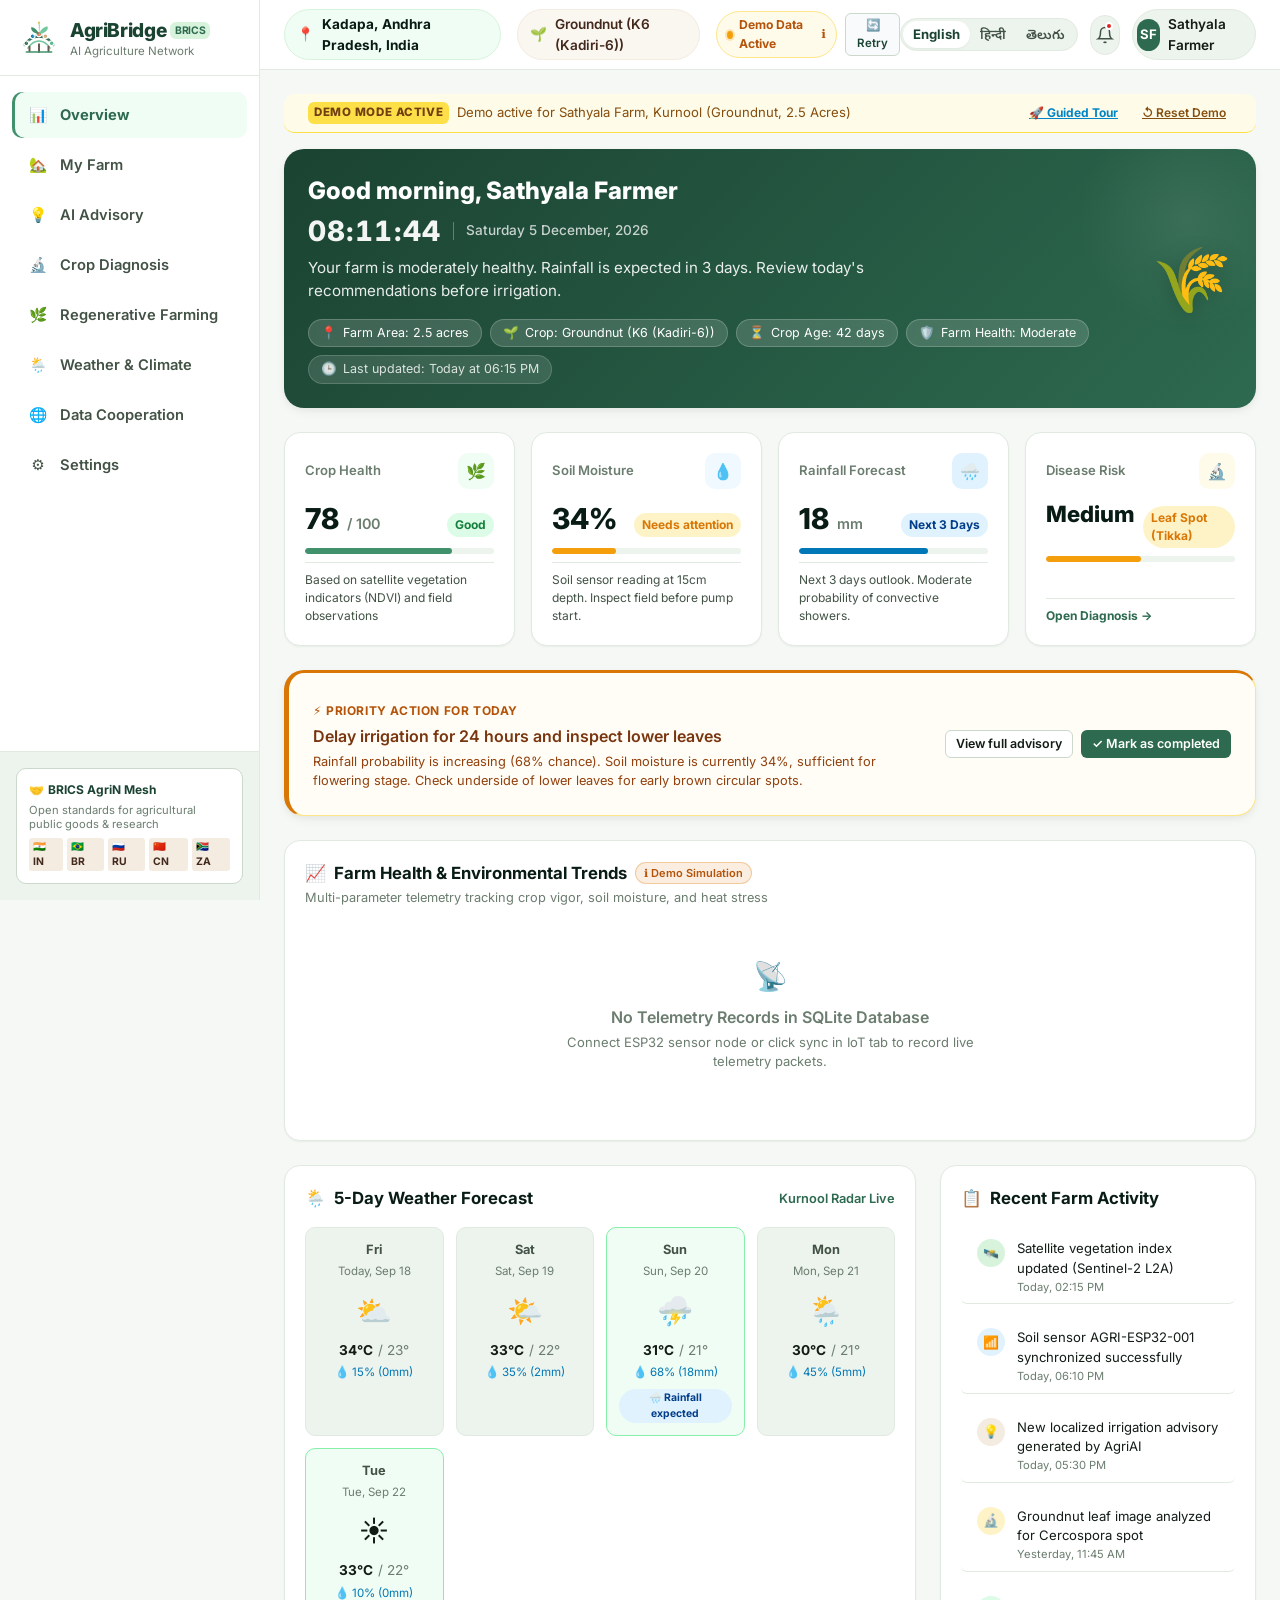
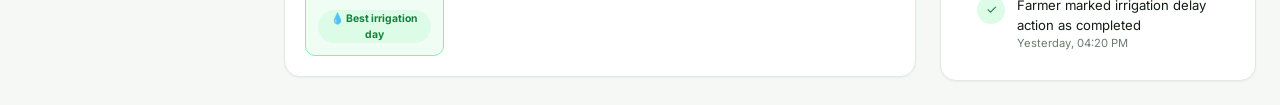
<file: index.html>
<!DOCTYPE html>
<html lang="en">
<head>
  <meta charset="UTF-8" />
  <meta name="viewport" content="width=device-width, initial-scale=1.0" />
  <meta http-equiv="X-UA-Compatible" content="ie=edge" />
  
  <title>AgriBridge — BRICS AI Agriculture Network</title>
  <meta name="description" content="AI-powered climate-resilient farming network for smallholder farmers, combining satellite telemetry, soil sensing, weather forecasting, disease diagnosis, and BRICS agricultural data cooperation." />
  <meta name="keywords" content="AgriBridge, BRICS, Agriculture, AI Farming, Groundnut, Kurnool, Telugu Agriculture, Remote Sensing, Soil Moisture" />
  <meta name="theme-color" content="#1b4332" />

  <!-- Favicon -->
  <link rel="icon" type="image/svg+xml" href="./src/assets/logo.svg" />

  <!-- Google Fonts: Inter, Noto Sans Devanagari & Noto Sans Telugu for authentic typography -->
  <link rel="preconnect" href="https://fonts.googleapis.com" />
  <link rel="preconnect" href="https://fonts.gstatic.com" crossorigin />
  <link href="https://fonts.googleapis.com/css2?family=Inter:wght@400;500;600;700;800;900&family=Noto+Sans+Devanagari:wght@400;500;600;700;800&family=Noto+Sans+Telugu:wght@400;500;600;700;800&display=swap" rel="stylesheet" />

  <!-- Stylesheets -->
  <link rel="stylesheet" href="./src/styles/variables.css" />
  <link rel="stylesheet" href="./src/styles/base.css" />
  <link rel="stylesheet" href="./src/styles/layout.css" />
  <link rel="stylesheet" href="./src/styles/components.css" />
</head>
<body>
  <!-- Accessible single top-level heading for screen readers -->
  <h1 class="sr-only">AgriBridge — BRICS AI Agriculture Network Dashboard</h1>

  <div class="app-shell">
    <!-- Desktop Sidebar Navigation -->
    <aside id="app-sidebar" class="sidebar" aria-label="Sidebar Navigation"></aside>

    <!-- Mobile Sidebar Backdrop Overlay -->
    <div id="sidebar-backdrop" class="sidebar-backdrop" aria-hidden="true"></div>

    <!-- Main Application Wrapper -->
    <div class="main-wrapper">
      <!-- Top Application Header -->
      <div id="app-header"></div>

      <!-- Main Page Content Viewport -->
      <main id="main-content" class="content-area" role="main"></main>
    </div>
  </div>

  <!-- Mobile Android Bottom Navigation Bar -->
  <div id="app-mobile-nav"></div>

  <!-- App Runtime Configuration Override -->
  <script src="./public/config.js"></script>

  <!-- App Bootstrap Module -->
  <script type="module" src="./src/app.js"></script>
</body>
</html>
</file>
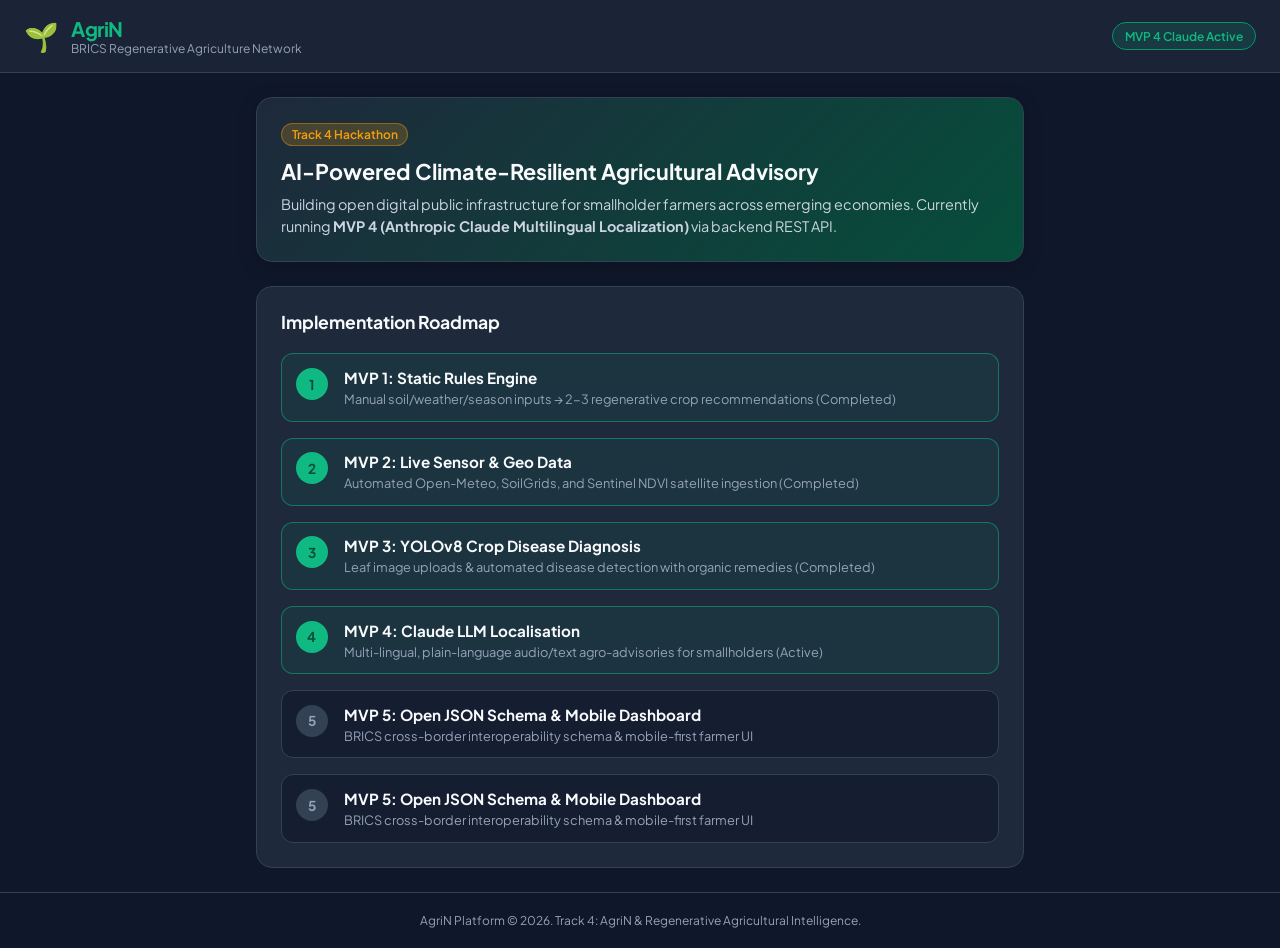
<file: agrin-project/frontend/index.html>
<!DOCTYPE html>
<html lang="en">
<head>
  <meta charset="UTF-8">
  <meta name="viewport" content="width=device-width, initial-scale=1.0">
  <title>AgriN — Regenerative Agricultural Intelligence</title>
  <link rel="stylesheet" href="css/style.css">
  <link rel="preconnect" href="https://fonts.googleapis.com">
  <link rel="preconnect" href="https://fonts.gstatic.com" crossorigin>
  <link href="https://fonts.googleapis.com/css2?family=Plus+Jakarta+Sans:wght@400;500;600;700&display=swap" rel="stylesheet">
</head>
<body>
  <header class="app-header">
    <div class="brand">
      <div class="brand-logo">🌱</div>
      <div>
        <h1>AgriN</h1>
        <p class="subtitle">BRICS Regenerative Agriculture Network</p>
      </div>
    </div>
    <span class="badge mvp-badge">MVP 4 Claude Active</span>
  </header>

  <main class="container">
    <section class="banner-card">
      <div class="banner-pill">Track 4 Hackathon</div>
      <h2>AI-Powered Climate-Resilient Agricultural Advisory</h2>
      <p>
        Building open digital public infrastructure for smallholder farmers across emerging economies.
        Currently running <strong>MVP 4 (Anthropic Claude Multilingual Localization)</strong> via backend REST API.
      </p>
    </section>

    <!-- Roadmap overview -->
    <section class="roadmap-card">
      <h3>Implementation Roadmap</h3>
      <div class="roadmap-steps">
        <div class="step completed">
          <div class="step-num">1</div>
          <div class="step-info">
            <h4>MVP 1: Static Rules Engine</h4>
            <p>Manual soil/weather/season inputs → 2-3 regenerative crop recommendations (Completed)</p>
          </div>
        </div>
        <div class="step completed">
          <div class="step-num">2</div>
          <div class="step-info">
            <h4>MVP 2: Live Sensor & Geo Data</h4>
            <p>Automated Open-Meteo, SoilGrids, and Sentinel NDVI satellite ingestion (Completed)</p>
          </div>
        </div>
        <div class="step completed">
          <div class="step-num">3</div>
          <div class="step-info">
            <h4>MVP 3: YOLOv8 Crop Disease Diagnosis</h4>
            <p>Leaf image uploads & automated disease detection with organic remedies (Completed)</p>
          </div>
        </div>
        <div class="step completed">
          <div class="step-num">4</div>
          <div class="step-info">
            <h4>MVP 4: Claude LLM Localisation</h4>
            <p>Multi-lingual, plain-language audio/text agro-advisories for smallholders (Active)</p>
          </div>
        </div>
        <div class="step pending">
          <div class="step-num">5</div>
          <div class="step-info">
            <h4>MVP 5: Open JSON Schema & Mobile Dashboard</h4>
            <p>BRICS cross-border interoperability schema & mobile-first farmer UI</p>
          </div>
        </div>
        <div class="step pending">
          <div class="step-num">5</div>
          <div class="step-info">
            <h4>MVP 5: Open JSON Schema & Mobile Dashboard</h4>
            <p>BRICS cross-border interoperability schema & mobile-first farmer UI</p>
          </div>
        </div>
      </div>
    </section>
  </main>

  <footer class="app-footer">
    <p>AgriN Platform &copy; 2026. Track 4: AgriN & Regenerative Agricultural Intelligence.</p>
  </footer>

  <script src="js/app.js"></script>
</body>
</html>
</file>
<file: src/styles/variables.css>
:root {
  /* Color Palette - Nature, Agriculture & Public Trust */
  --color-primary-900: #081c15;
  --color-primary-800: #1b4332;
  --color-primary-700: #2d6a4f;
  --color-primary-600: #40916c;
  --color-primary-500: #52b788;
  --color-primary-400: #74c69d;
  --color-primary-300: #95d5b2;
  --color-primary-100: #d8f3dc;
  --color-primary-50:  #f0fdf4;

  /* Earth / Soil Accents */
  --color-soil-800: #43281c;
  --color-soil-700: #6c584c;
  --color-soil-600: #8a715f;
  --color-soil-500: #a68a68;
  --color-soil-100: #f4ebe1;
  --color-soil-50:  #faf6f0;

  /* Sky & Water */
  --color-sky-800: #03045e;
  --color-sky-700: #023e8a;
  --color-sky-600: #0077b6;
  --color-sky-500: #0096c7;
  --color-sky-100: #e0f2fe;
  --color-sky-50:  #f0f9ff;

  /* Warm Harvest / Sun & Warnings */
  --color-amber-600: #d97706;
  --color-amber-500: #f59e0b;
  --color-amber-400: #fbbf24;
  --color-amber-100: #fef3c7;
  --color-amber-50:  #fffbeb;

  --color-danger-700: #b91c1c;
  --color-danger-600: #dc2626;
  --color-danger-100: #fee2e2;
  --color-danger-50:  #fef2f2;

  --color-success-700: #15803d;
  --color-success-600: #16a34a;
  --color-success-100: #dcfce7;
  --color-success-50:  #f0fdf4;

  /* Neutrals & Surfaces */
  --bg-app: #f6f8f6;
  --bg-surface: #ffffff;
  --bg-surface-elevated: #ffffff;
  --bg-subtle: #edf3ed;
  --bg-hover: #e5ede5;

  --text-primary: #121c15;
  --text-secondary: #425245;
  --text-muted: #6b7d6f;
  --text-inverse: #ffffff;

  --border-subtle: #e1eae1;
  --border-medium: #cbd8cb;
  --border-focus: #2d6a4f;

  /* Typography */
  --font-sans: 'Inter', system-ui, -apple-system, BlinkMacSystemFont, 'Segoe UI', Roboto, 'Noto Sans Devanagari', 'Noto Sans Telugu', sans-serif;
  --font-telugu: 'Noto Sans Telugu', 'Inter', system-ui, sans-serif;
  --font-hindi: 'Noto Sans Devanagari', 'Inter', system-ui, sans-serif;

  /* Spacing */
  --space-1: 0.25rem;
  --space-2: 0.5rem;
  --space-3: 0.75rem;
  --space-4: 1rem;
  --space-5: 1.25rem;
  --space-6: 1.5rem;
  --space-8: 2rem;
  --space-10: 2.5rem;
  --space-12: 3rem;

  /* Radii */
  --radius-sm: 6px;
  --radius-md: 10px;
  --radius-lg: 16px;
  --radius-xl: 20px;
  --radius-full: 9999px;

  /* Shadows */
  --shadow-sm: 0 1px 2px rgba(18, 28, 21, 0.05);
  --shadow-md: 0 4px 12px -2px rgba(18, 28, 21, 0.07), 0 2px 6px -1px rgba(18, 28, 21, 0.04);
  --shadow-lg: 0 10px 24px -4px rgba(18, 28, 21, 0.1), 0 4px 8px -2px rgba(18, 28, 21, 0.05);
  --shadow-float: 0 16px 36px -6px rgba(18, 28, 21, 0.14);

  /* Transitions */
  --transition-fast: 150ms cubic-bezier(0.4, 0, 0.2, 1);
  --transition-normal: 250ms cubic-bezier(0.4, 0, 0.2, 1);

  /* Layout */
  --sidebar-width: 260px;
  --header-height: 70px;
  --mobile-nav-height: 64px;
}

/* Low-Bandwidth Mode overrides */
body.low-bandwidth-mode {
  --shadow-sm: none;
  --shadow-md: none;
  --shadow-lg: none;
  --shadow-float: none;
  --transition-fast: none;
  --transition-normal: none;
}
body.low-bandwidth-mode * {
  animation: none !important;
  transition: none !important;
}
</file>
<file: src/styles/base.css>
/* Base reset & typography */
*, *::before, *::after {
  box-sizing: border-box;
  margin: 0;
  padding: 0;
}

html {
  font-size: 16px;
  -webkit-text-size-adjust: 100%;
  scroll-behavior: smooth;
}

body {
  font-family: var(--font-sans);
  background-color: var(--bg-app);
  color: var(--text-primary);
  line-height: 1.5;
  -webkit-font-smoothing: antialiased;
  -moz-osx-font-smoothing: grayscale;
  min-height: 100vh;
  overflow-x: hidden;
}

body.lang-te {
  font-family: var(--font-telugu);
}

body.lang-hi {
  font-family: var(--font-hindi);
}

/* Accessibility Focus States */
:focus-visible {
  outline: 2px solid var(--color-primary-600);
  outline-offset: 2px;
}

a {
  color: var(--color-primary-700);
  text-decoration: none;
  transition: color var(--transition-fast);
}
a:hover {
  color: var(--color-primary-800);
}

button, input, select, textarea {
  font: inherit;
  color: inherit;
}

button {
  cursor: pointer;
  border: none;
  background: none;
}

button:disabled {
  cursor: not-allowed;
  opacity: 0.6;
}

img, svg {
  display: block;
  max-width: 100%;
  height: auto;
}

h1, h2, h3, h4, h5, h6 {
  color: var(--color-primary-900);
  font-weight: 700;
  line-height: 1.25;
}

h1 { font-size: 1.75rem; }
h2 { font-size: 1.4rem; }
h3 { font-size: 1.15rem; }
h4 { font-size: 1rem; }

p {
  color: var(--text-secondary);
}

/* Screen reader only utility */
.sr-only {
  position: absolute;
  width: 1px;
  height: 1px;
  padding: 0;
  margin: -1px;
  overflow: hidden;
  clip: rect(0, 0, 0, 0);
  white-space: nowrap;
  border: 0;
}

/* Common Layout Utilities */
.flex { display: flex; }
.flex-col { flex-direction: column; }
.items-center { align-items: center; }
.justify-between { justify-content: space-between; }
.justify-center { justify-content: center; }
.gap-1 { gap: var(--space-1); }
.gap-2 { gap: var(--space-2); }
.gap-3 { gap: var(--space-3); }
.gap-4 { gap: var(--space-4); }
.gap-6 { gap: var(--space-6); }

.grid { display: grid; }

.w-full { width: 100%; }
</file>
<file: src/styles/layout.css>
/* App Shell & Main Layout */
.app-shell {
  display: flex;
  min-height: 100vh;
  width: 100%;
}

/* Sidebar (Desktop) */
.sidebar {
  width: var(--sidebar-width);
  background-color: var(--bg-surface);
  border-right: 1px solid var(--border-subtle);
  display: flex;
  flex-direction: column;
  position: fixed;
  top: 0;
  bottom: 0;
  left: 0;
  z-index: 40;
  transition: transform var(--transition-normal);
}

.sidebar-header {
  padding: var(--space-4) var(--space-5);
  border-bottom: 1px solid var(--border-subtle);
  display: flex;
  align-items: center;
  gap: var(--space-3);
}

.brand-logo {
  width: 38px;
  height: 38px;
  flex-shrink: 0;
}

.brand-info {
  display: flex;
  flex-direction: column;
}

.brand-title {
  font-size: 1.2rem;
  font-weight: 800;
  color: var(--color-primary-800);
  letter-spacing: -0.02em;
  display: flex;
  align-items: center;
  gap: var(--space-1);
}

.brand-badge {
  font-size: 0.65rem;
  font-weight: 700;
  padding: 1px 5px;
  border-radius: var(--radius-sm);
  background: var(--color-primary-100);
  color: var(--color-primary-700);
  text-transform: uppercase;
}

.brand-tagline {
  font-size: 0.72rem;
  color: var(--text-muted);
  line-height: 1.2;
}

.sidebar-nav {
  padding: var(--space-4) var(--space-3);
  display: flex;
  flex-direction: column;
  gap: var(--space-1);
  flex: 1;
  overflow-y: auto;
}

.nav-item {
  display: flex;
  align-items: center;
  gap: var(--space-3);
  padding: var(--space-3) var(--space-4);
  border-radius: var(--radius-md);
  font-size: 0.92rem;
  font-weight: 600;
  color: var(--text-secondary);
  transition: all var(--transition-fast);
  text-align: left;
  width: 100%;
}

.nav-item:hover {
  background-color: var(--bg-hover);
  color: var(--color-primary-800);
}

.nav-item.active {
  background-color: var(--color-primary-50);
  color: var(--color-primary-700);
  font-weight: 700;
  box-shadow: inset 3px 0 0 var(--color-primary-600);
}

.nav-icon {
  width: 20px;
  height: 20px;
  flex-shrink: 0;
  display: flex;
  align-items: center;
  justify-content: center;
}

.sidebar-footer {
  padding: var(--space-4);
  border-top: 1px solid var(--border-subtle);
  background: var(--bg-subtle);
}

.brics-coop-banner {
  background: var(--bg-surface);
  border: 1px solid var(--border-medium);
  border-radius: var(--radius-md);
  padding: var(--space-3);
  font-size: 0.75rem;
  display: flex;
  flex-direction: column;
  gap: var(--space-1);
}

.brics-coop-title {
  font-weight: 700;
  color: var(--color-primary-800);
  display: flex;
  align-items: center;
  gap: 4px;
}

.brics-flags {
  display: flex;
  gap: 4px;
  margin-top: 2px;
}

.flag-pill {
  font-size: 0.65rem;
  padding: 1px 4px;
  border-radius: 3px;
  background: var(--color-soil-100);
  color: var(--color-soil-800);
  font-weight: 700;
}

/* Main Content Area */
.main-wrapper {
  margin-left: var(--sidebar-width);
  flex: 1;
  display: flex;
  flex-direction: column;
  min-width: 0;
  min-height: 100vh;
}

/* Header */
.app-header {
  height: var(--header-height);
  background-color: var(--bg-surface);
  border-bottom: 1px solid var(--border-subtle);
  display: flex;
  align-items: center;
  justify-content: space-between;
  padding: 0 var(--space-6);
  position: sticky;
  top: 0;
  z-index: 30;
}

.header-left {
  display: flex;
  align-items: center;
  gap: var(--space-4);
}

.menu-toggle-btn {
  display: none;
  background: none;
  border: none;
  padding: var(--space-2);
  border-radius: var(--radius-sm);
  color: var(--text-primary);
}

.farm-badge-chip {
  display: flex;
  align-items: center;
  gap: var(--space-2);
  background: var(--color-primary-50);
  border: 1px solid var(--color-primary-100);
  padding: var(--space-1) var(--space-3);
  border-radius: var(--radius-full);
  font-size: 0.85rem;
}

.farm-badge-chip .location-icon {
  color: var(--color-primary-600);
}

.crop-badge-chip {
  display: flex;
  align-items: center;
  gap: var(--space-2);
  background: var(--color-soil-50);
  border: 1px solid var(--color-soil-100);
  padding: var(--space-1) var(--space-3);
  border-radius: var(--radius-full);
  font-size: 0.85rem;
  font-weight: 600;
  color: var(--color-soil-800);
}

.header-right {
  display: flex;
  align-items: center;
  gap: var(--space-3);
}

/* Language Selector Pill */
.lang-selector {
  display: flex;
  background: var(--bg-subtle);
  border: 1px solid var(--border-subtle);
  border-radius: var(--radius-full);
  padding: 2px;
}

.lang-btn {
  padding: 4px 10px;
  font-size: 0.82rem;
  font-weight: 600;
  border-radius: var(--radius-full);
  color: var(--text-secondary);
  transition: all var(--transition-fast);
}

.lang-btn.active {
  background: var(--bg-surface);
  color: var(--color-primary-800);
  box-shadow: var(--shadow-sm);
  font-weight: 700;
}

/* Notification & Profile */
.header-action-btn {
  position: relative;
  width: 40px;
  height: 40px;
  border-radius: var(--radius-full);
  display: flex;
  align-items: center;
  justify-content: center;
  color: var(--text-secondary);
  background: var(--bg-subtle);
  border: 1px solid var(--border-subtle);
  transition: all var(--transition-fast);
}

.header-action-btn:hover {
  background: var(--bg-hover);
  color: var(--color-primary-800);
}

.badge-dot {
  position: absolute;
  top: 6px;
  right: 6px;
  width: 8px;
  height: 8px;
  border-radius: var(--radius-full);
  background: var(--color-danger-600);
  border: 2px solid var(--bg-surface);
}

.user-profile-chip {
  display: flex;
  align-items: center;
  gap: var(--space-2);
  padding: 4px 10px 4px 4px;
  background: var(--bg-subtle);
  border: 1px solid var(--border-subtle);
  border-radius: var(--radius-full);
}

.user-avatar {
  width: 32px;
  height: 32px;
  border-radius: var(--radius-full);
  background: var(--color-primary-700);
  color: white;
  display: flex;
  align-items: center;
  justify-content: center;
  font-size: 0.82rem;
  font-weight: 700;
}

.user-name-text {
  font-size: 0.85rem;
  font-weight: 600;
  color: var(--text-primary);
}

/* Demo Mode Strip */
.demo-mode-strip {
  background: #fefce8;
  border-bottom: 1px solid #fde047;
  padding: var(--space-2) var(--space-6);
  display: flex;
  align-items: center;
  justify-content: space-between;
  font-size: 0.82rem;
  color: #854d0e;
}

.demo-mode-pill {
  font-weight: 800;
  padding: 2px 6px;
  background: #fde047;
  color: #713f12;
  border-radius: var(--radius-sm);
  font-size: 0.72rem;
  text-transform: uppercase;
  letter-spacing: 0.05em;
  margin-right: var(--space-2);
}

.demo-reset-btn {
  font-size: 0.75rem;
  font-weight: 600;
  text-decoration: underline;
  color: #854d0e;
  cursor: pointer;
  background: none;
  border: none;
  padding: 2px 6px;
}

/* Page Content Viewport */
.content-area {
  padding: var(--space-6);
  flex: 1;
  max-width: 1300px;
  width: 100%;
  margin: 0 auto;
}

/* Mobile Bottom Navigation */
.mobile-nav {
  display: none;
  position: fixed;
  bottom: 0;
  left: 0;
  right: 0;
  height: var(--mobile-nav-height);
  background-color: var(--bg-surface);
  border-top: 1px solid var(--border-subtle);
  box-shadow: 0 -2px 10px rgba(0,0,0,0.05);
  z-index: 50;
  justify-content: space-around;
  align-items: center;
}

.mobile-nav-btn {
  display: flex;
  flex-direction: column;
  align-items: center;
  justify-content: center;
  flex: 1;
  height: 100%;
  color: var(--text-muted);
  font-size: 0.68rem;
  font-weight: 600;
  gap: 2px;
  padding: 4px 0;
  background: none;
  border: none;
}

.mobile-nav-btn.active {
  color: var(--color-primary-700);
  font-weight: 700;
}

.mobile-nav-icon {
  width: 20px;
  height: 20px;
}

/* Responsive Media Queries */
@media (max-width: 1024px) {
  :root {
    --sidebar-width: 220px;
  }
  .content-area {
    padding: var(--space-4);
  }
}

@media (max-width: 768px) {
  .sidebar {
    transform: translateX(-100%);
  }
  .sidebar.open {
    transform: translateX(0);
  }
  .sidebar-backdrop {
    position: fixed;
    top: 0;
    left: 0;
    right: 0;
    bottom: 0;
    background: rgba(0,0,0,0.4);
    z-index: 39;
    display: none;
  }
  .sidebar-backdrop.open {
    display: block;
  }
  .main-wrapper {
    margin-left: 0;
    padding-bottom: var(--mobile-nav-height);
  }
  .menu-toggle-btn {
    display: flex;
  }
  .mobile-nav {
    display: flex;
  }
  .app-header {
    padding: 0 var(--space-4);
  }
  .crop-badge-chip {
    display: none;
  }
  .user-name-text {
    display: none;
  }
  .demo-mode-strip {
    padding: var(--space-2) var(--space-4);
    font-size: 0.75rem;
  }
}
</file>
<file: src/styles/components.css>
/* Component Styles */

/* Common Cards & Hierarchy Variants */
.card,
.card--default {
  background-color: var(--bg-surface);
  border: 1px solid var(--border-subtle);
  border-radius: var(--radius-lg);
  padding: var(--space-5);
  box-shadow: var(--shadow-sm);
  transition: box-shadow var(--transition-fast), border-color var(--transition-fast);
}

.card:hover,
.card--default:hover {
  border-color: var(--border-medium);
}

/* Primary Card: High-importance focal content (e.g. top priority advisory, primary telemetry/profile) */
.card--primary {
  background-color: var(--bg-surface);
  border: 1px solid var(--border-subtle);
  border-top: 4px solid var(--color-primary-600);
  border-radius: var(--radius-xl);
  padding: var(--space-6);
  box-shadow: var(--shadow-md);
  background-image: linear-gradient(180deg, var(--color-primary-50) 0%, var(--bg-surface) 54px);
  transition: box-shadow var(--transition-fast), border-color var(--transition-fast);
}

.card--primary:hover {
  border-color: var(--border-medium);
  border-top-color: var(--color-primary-700);
  box-shadow: var(--shadow-lg);
}

/* Compact Card: Dense list rows, telemetry readings, and history items */
.card--compact {
  background-color: var(--bg-surface);
  border: none;
  border-bottom: 1px solid var(--border-subtle);
  border-radius: var(--radius-sm);
  padding: var(--space-3) var(--space-4);
  box-shadow: none;
  transition: background-color var(--transition-fast), border-color var(--transition-fast);
}

.card--compact:hover {
  background-color: var(--bg-subtle);
}

/* Skeleton Loading State (Task 2) */
.skeleton {
  background: var(--bg-subtle);
  border-radius: var(--radius-md);
  position: relative;
  overflow: hidden;
  animation: skeleton-shimmer 1.8s ease-in-out infinite;
}

@keyframes skeleton-shimmer {
  0% {
    opacity: 0.95;
    background-color: var(--bg-subtle);
  }
  50% {
    opacity: 0.45;
    background-color: var(--bg-hover);
  }
  100% {
    opacity: 0.95;
    background-color: var(--bg-subtle);
  }
}

@media (prefers-reduced-motion: reduce) {
  .skeleton {
    animation: none;
    opacity: 0.7;
  }
}

.skeleton-text {
  height: 0.9rem;
  margin-bottom: var(--space-2);
  border-radius: var(--radius-sm);
}

.skeleton-title {
  height: 1.4rem;
  width: 60%;
  margin-bottom: var(--space-3);
  border-radius: var(--radius-sm);
}

.skeleton-banner {
  height: 130px;
  border-radius: var(--radius-xl);
  margin-bottom: var(--space-6);
}

.skeleton-metric-card {
  height: 140px;
  border-radius: var(--radius-lg);
}

.skeleton-chart {
  height: 240px;
  border-radius: var(--radius-lg);
  margin-bottom: var(--space-6);
}

/* Inline Error State Banner / Card (Task 3) */
.error-state-card {
  background-color: var(--color-amber-50);
  border: 1px solid var(--color-amber-100);
  border-left: 5px solid var(--color-amber-500);
  border-radius: var(--radius-lg);
  padding: var(--space-4) var(--space-5);
  display: flex;
  align-items: center;
  justify-content: space-between;
  flex-wrap: wrap;
  gap: var(--space-3);
  margin-bottom: var(--space-4);
  box-shadow: var(--shadow-sm);
}

.error-state-msg {
  display: flex;
  align-items: center;
  gap: var(--space-3);
  font-size: 0.88rem;
  color: var(--color-soil-800);
  font-weight: 500;
}

.error-state-msg strong {
  color: var(--color-soil-800);
  font-weight: 700;
}

.btn-retry {
  display: inline-flex;
  align-items: center;
  gap: 6px;
  padding: var(--space-2) var(--space-4);
  font-size: 0.82rem;
  font-weight: 700;
  border-radius: var(--radius-md);
  background: var(--bg-surface);
  border: 1px solid var(--border-medium);
  color: var(--color-primary-800);
  cursor: pointer;
  white-space: nowrap;
  transition: all var(--transition-fast);
}

.btn-retry:hover {
  background: var(--bg-hover);
  border-color: var(--color-primary-600);
  color: var(--color-primary-900);
}

.btn-retry:focus-visible {
  outline: 2px solid var(--color-primary-600);
  outline-offset: 2px;
}

/* Live Map Marker Pulse (Task 4) */
.live-map-marker {
  animation: live-marker-glow 2.4s ease-in-out infinite;
  transform-origin: center;
}

@keyframes live-marker-glow {
  0% {
    r: 11px;
    opacity: 0.85;
  }
  50% {
    r: 19px;
    opacity: 0.25;
  }
  100% {
    r: 11px;
    opacity: 0.85;
  }
}

@media (prefers-reduced-motion: reduce) {
  .live-map-marker {
    animation: none;
    r: 14px;
    opacity: 0.4;
  }
}

/* Accessibility Keyboard Focus Enhancements (Task 5) */
button:focus-visible,
a:focus-visible,
input:focus-visible,
select:focus-visible,
.btn:focus-visible,
.chart-filter-btn:focus-visible,
.filter-chip:focus-visible,
.prompt-chip:focus-visible,
.modal-close-btn:focus-visible {
  outline: 2px solid var(--color-primary-600) !important;
  outline-offset: 2px !important;
}

.card-header {
  display: flex;
  align-items: center;
  justify-content: space-between;
  margin-bottom: var(--space-4);
}

.card-title {
  font-size: 1.05rem;
  font-weight: 700;
  color: var(--color-primary-900);
  display: flex;
  align-items: center;
  gap: var(--space-2);
}

.card-subtitle {
  font-size: 0.8rem;
  color: var(--text-muted);
  margin-top: 2px;
}

/* Badges & Tags */
.badge {
  display: inline-flex;
  align-items: center;
  gap: 4px;
  font-size: 0.75rem;
  font-weight: 700;
  padding: 3px 8px;
  border-radius: var(--radius-full);
}

.badge-success {
  background-color: var(--color-success-100);
  color: var(--color-success-700);
}

.badge-warning {
  background-color: var(--color-amber-100);
  color: var(--color-amber-600);
}

.badge-danger {
  background-color: var(--color-danger-100);
  color: var(--color-danger-700);
}

.badge-primary {
  background-color: var(--color-primary-100);
  color: var(--color-primary-700);
}

.badge-sky {
  background-color: var(--color-sky-100);
  color: var(--color-sky-700);
}

.badge-soil {
  background-color: var(--color-soil-100);
  color: var(--color-soil-700);
}

/* Buttons */
.btn {
  display: inline-flex;
  align-items: center;
  justify-content: center;
  gap: var(--space-2);
  padding: var(--space-2) var(--space-4);
  border-radius: var(--radius-md);
  font-weight: 600;
  font-size: 0.88rem;
  transition: all var(--transition-fast);
  text-align: center;
  border: 1px solid transparent;
}

.btn-primary {
  background-color: var(--color-primary-700);
  color: white;
}
.btn-primary:hover {
  background-color: var(--color-primary-800);
  box-shadow: var(--shadow-sm);
}

.btn-secondary {
  background-color: var(--bg-surface);
  border-color: var(--border-medium);
  color: var(--text-primary);
}
.btn-secondary:hover {
  background-color: var(--bg-hover);
  border-color: var(--color-primary-600);
}

.btn-outline-primary {
  border-color: var(--color-primary-600);
  color: var(--color-primary-700);
  background: transparent;
}
.btn-outline-primary:hover {
  background-color: var(--color-primary-50);
}

.btn-sm {
  padding: 4px 10px;
  font-size: 0.78rem;
  border-radius: var(--radius-sm);
}

.btn-lg {
  padding: var(--space-3) var(--space-6);
  font-size: 1rem;
}

/* Dashboard Welcome Banner */
.welcome-banner {
  background: linear-gradient(135deg, #1b4332 0%, #2d6a4f 100%);
  color: white;
  border-radius: var(--radius-xl);
  padding: var(--space-6);
  display: flex;
  justify-content: space-between;
  align-items: center;
  position: relative;
  overflow: hidden;
  margin-bottom: var(--space-6);
  box-shadow: var(--shadow-md);
}

.welcome-banner::before {
  content: '';
  position: absolute;
  top: -40px;
  right: -40px;
  width: 220px;
  height: 220px;
  background: radial-gradient(circle, rgba(255,255,255,0.08) 0%, rgba(255,255,255,0) 70%);
  border-radius: 50%;
  pointer-events: none;
}

.welcome-title {
  font-size: 1.5rem;
  font-weight: 800;
  color: white;
  margin-bottom: var(--space-2);
}

.welcome-desc {
  color: rgba(255,255,255,0.9);
  max-width: 600px;
  font-size: 0.95rem;
  line-height: 1.5;
  margin-bottom: var(--space-4);
}

.welcome-meta-chips {
  display: flex;
  flex-wrap: wrap;
  gap: var(--space-2);
}

.welcome-chip {
  background: rgba(255,255,255,0.15);
  backdrop-filter: blur(4px);
  border: 1px solid rgba(255,255,255,0.2);
  padding: 4px 12px;
  border-radius: var(--radius-full);
  font-size: 0.78rem;
  color: white;
  display: flex;
  align-items: center;
  gap: 6px;
}

.welcome-visual {
  flex-shrink: 0;
  padding-left: var(--space-4);
}

/* Live clock & date row inside welcome banner */
.welcome-clock-area {
  display: flex;
  align-items: center;
  gap: var(--space-3);
  margin-bottom: var(--space-3);
  flex-wrap: wrap;
}

.welcome-clock {
  font-size: 1.75rem;
  font-weight: 800;
  letter-spacing: 0.04em;
  font-variant-numeric: tabular-nums;
  color: rgba(255, 255, 255, 0.95);
  font-family: 'Inter', 'Roboto Mono', monospace;
  line-height: 1;
  min-width: 5.5ch;   /* prevents layout shift as digits change */
}

.welcome-date {
  font-size: 0.85rem;
  font-weight: 500;
  color: rgba(255, 255, 255, 0.75);
  border-left: 1px solid rgba(255, 255, 255, 0.3);
  padding-left: var(--space-3);
  line-height: 1.3;
}

/* Key Metrics Grid */
.metrics-grid {
  display: grid;
  grid-template-columns: repeat(auto-fit, minmax(230px, 1fr));
  gap: var(--space-4);
  margin-bottom: var(--space-6);
}

.metric-card {
  display: flex;
  flex-direction: column;
  justify-content: space-between;
  position: relative;
}

.metric-header {
  display: flex;
  align-items: center;
  justify-content: space-between;
  margin-bottom: var(--space-2);
}

.metric-label {
  font-size: 0.82rem;
  font-weight: 600;
  color: var(--text-muted);
}

.metric-icon-wrap {
  width: 36px;
  height: 36px;
  border-radius: var(--radius-md);
  display: flex;
  align-items: center;
  justify-content: center;
}

.metric-value-row {
  display: flex;
  align-items: baseline;
  gap: var(--space-2);
  margin: var(--space-2) 0;
}

.metric-value {
  font-size: 1.8rem;
  font-weight: 800;
  color: var(--color-primary-900);
}

.metric-unit {
  font-size: 0.9rem;
  color: var(--text-muted);
  font-weight: 600;
}

.metric-footer {
  font-size: 0.75rem;
  color: var(--text-secondary);
  border-top: 1px solid var(--border-subtle);
  padding-top: var(--space-2);
  margin-top: var(--space-2);
  display: flex;
  align-items: center;
  justify-content: space-between;
}

/* Progress bar inside metric card */
.progress-bar-track {
  height: 6px;
  background-color: var(--bg-subtle);
  border-radius: var(--radius-full);
  overflow: hidden;
  margin-top: var(--space-2);
}

.progress-bar-fill {
  height: 100%;
  border-radius: var(--radius-full);
  transition: width 0.6s ease;
}

/* Priority Advisory Banner Card */
.priority-action-card {
  background: #fffdf5;
  border: 1px solid #fde68a;
  border-left: 5px solid #d97706;
  border-top: 3px solid #d97706;
  border-radius: var(--radius-xl);
  padding: var(--space-6);
  margin-bottom: var(--space-6);
  display: flex;
  justify-content: space-between;
  align-items: center;
  box-shadow: var(--shadow-md);
  transition: box-shadow var(--transition-fast), border-color var(--transition-fast);
}

.priority-action-card:hover {
  box-shadow: var(--shadow-lg);
}

.priority-action-content {
  flex: 1;
}

.priority-action-tag {
  display: inline-flex;
  align-items: center;
  gap: 4px;
  font-size: 0.75rem;
  font-weight: 700;
  color: #b45309;
  text-transform: uppercase;
  letter-spacing: 0.05em;
  margin-bottom: var(--space-1);
}

.priority-action-text {
  font-size: 1rem;
  font-weight: 600;
  color: #78350f;
  margin-bottom: var(--space-1);
}

.priority-action-sub {
  font-size: 0.8rem;
  color: #92400e;
}

.priority-action-buttons {
  display: flex;
  gap: var(--space-2);
  flex-shrink: 0;
  margin-left: var(--space-4);
}

/* Chart Container & Filters */
.chart-card {
  margin-bottom: var(--space-6);
}

.chart-filters {
  display: flex;
  gap: var(--space-1);
  background: var(--bg-subtle);
  padding: 3px;
  border-radius: var(--radius-md);
}

.chart-filter-btn {
  padding: 4px 10px;
  font-size: 0.78rem;
  font-weight: 600;
  border-radius: var(--radius-sm);
  color: var(--text-muted);
}

.chart-filter-btn.active {
  background: var(--bg-surface);
  color: var(--color-primary-800);
  box-shadow: var(--shadow-sm);
}

.svg-chart-container {
  width: 100%;
  height: 260px;
  position: relative;
  overflow: hidden;
}

.chart-legend {
  display: flex;
  gap: var(--space-4);
  justify-content: center;
  margin-top: var(--space-3);
  font-size: 0.8rem;
}

.legend-item {
  display: flex;
  align-items: center;
  gap: 6px;
}

.legend-dot {
  width: 10px;
  height: 10px;
  border-radius: 50%;
}

/* 2-Column Section Layout */
.dashboard-columns {
  display: grid;
  grid-template-columns: 2fr 1fr;
  gap: var(--space-6);
}

/* Weather 5-Day Strip */
.weather-forecast-grid {
  display: grid;
  grid-template-columns: repeat(auto-fit, minmax(130px, 1fr));
  gap: var(--space-3);
}

.weather-day-card {
  background: var(--bg-subtle);
  border: 1px solid var(--border-subtle);
  border-radius: var(--radius-md);
  padding: var(--space-3);
  text-align: center;
  display: flex;
  flex-direction: column;
  align-items: center;
  gap: var(--space-1);
  position: relative;
}

.weather-day-card.highlight {
  background: #f0fdf4;
  border-color: #86efac;
}

.weather-day-title {
  font-size: 0.8rem;
  font-weight: 700;
  color: var(--text-secondary);
}

.weather-icon-lg {
  font-size: 1.8rem;
  margin: var(--space-1) 0;
}

.weather-temp-range {
  font-size: 0.85rem;
  font-weight: 700;
  color: var(--text-primary);
}

.weather-rain-info {
  font-size: 0.72rem;
  color: var(--color-sky-600);
  display: flex;
  align-items: center;
  gap: 3px;
}

.weather-badge-pill {
  font-size: 0.65rem;
  font-weight: 700;
  padding: 1px 5px;
  border-radius: var(--radius-full);
  margin-top: 4px;
}

/* Recent Activity Feed */
.activity-list {
  display: flex;
  flex-direction: column;
  gap: var(--space-3);
}

.activity-item {
  display: flex;
  align-items: flex-start;
  gap: var(--space-3);
  font-size: 0.82rem;
  padding-bottom: var(--space-2);
  border-bottom: 1px solid var(--border-subtle);
}

.activity-item:last-child {
  border-bottom: none;
}

.activity-icon-bubble {
  width: 28px;
  height: 28px;
  border-radius: var(--radius-full);
  display: flex;
  align-items: center;
  justify-content: center;
  font-size: 0.8rem;
  flex-shrink: 0;
}

.activity-text {
  flex: 1;
}

.activity-time {
  font-size: 0.7rem;
  color: var(--text-muted);
}

/* Advisory Cards (List & Filter) */
.advisory-filters {
  display: flex;
  flex-wrap: wrap;
  gap: var(--space-2);
  margin-bottom: var(--space-4);
}

.filter-chip {
  padding: 6px 14px;
  border-radius: var(--radius-full);
  border: 1px solid var(--border-medium);
  background: var(--bg-surface);
  font-size: 0.82rem;
  font-weight: 600;
  color: var(--text-secondary);
  transition: all var(--transition-fast);
}

.filter-chip:hover {
  border-color: var(--color-primary-600);
}

.filter-chip.active {
  background-color: var(--color-primary-700);
  color: white;
  border-color: var(--color-primary-700);
}

.advisory-card {
  border-left: 4px solid var(--color-primary-600);
  margin-bottom: var(--space-4);
  position: relative;
}

.advisory-card.priority-high {
  border-left-color: var(--color-danger-600);
}

.advisory-card.priority-medium {
  border-left-color: var(--color-amber-500);
}

.advisory-card.completed {
  opacity: 0.7;
  background-color: var(--bg-subtle);
}

.advisory-meta-row {
  display: flex;
  align-items: center;
  gap: var(--space-2);
  margin-bottom: var(--space-2);
}

.advisory-title {
  font-size: 1.1rem;
  font-weight: 700;
  margin-bottom: var(--space-2);
}

.advisory-body {
  font-size: 0.9rem;
  color: var(--text-primary);
  margin-bottom: var(--space-3);
  line-height: 1.5;
}

.advisory-reason-box {
  background: var(--bg-subtle);
  border-radius: var(--radius-md);
  padding: var(--space-3);
  font-size: 0.82rem;
  color: var(--text-secondary);
  margin-bottom: var(--space-3);
}

.advisory-sources-row {
  display: flex;
  flex-wrap: wrap;
  align-items: center;
  gap: var(--space-1);
  font-size: 0.75rem;
  color: var(--text-muted);
  margin-bottom: var(--space-3);
}

.source-tag {
  background: var(--color-primary-100);
  color: var(--color-primary-800);
  padding: 1px 6px;
  border-radius: var(--radius-sm);
  font-weight: 600;
}

.advisory-footer-actions {
  display: flex;
  justify-content: space-between;
  align-items: center;
  padding-top: var(--space-3);
  border-top: 1px solid var(--border-subtle);
}

/* ==========================================================================
   Ask AgriAI Production-Grade Agricultural Decision Support System Styles
   ========================================================================== */

/* Page Header & Knowledge Badges */
.agri-page-header {
  display: flex;
  align-items: flex-start;
  justify-content: space-between;
  gap: var(--space-4);
  flex-wrap: wrap;
}

.agri-header-title-wrap {
  display: flex;
  align-items: center;
  gap: var(--space-3);
}

.agri-header-icon-badge {
  width: 44px;
  height: 44px;
  border-radius: var(--radius-md);
  background: #F0FDF4;
  border: 1px solid #DCFCE7;
  color: #15803D;
  display: flex;
  align-items: center;
  justify-content: center;
  font-size: 1.5rem;
  box-shadow: var(--shadow-sm);
  flex-shrink: 0;
}

.agri-header-text h2 {
  font-size: 1.35rem;
  font-weight: 800;
  color: #17211B;
  letter-spacing: -0.02em;
  margin: 0;
  line-height: 1.25;
}

.agri-header-text p {
  font-size: 0.85rem;
  color: #64748B;
  margin: 3px 0 0 0;
}

.agri-header-badges {
  display: flex;
  align-items: center;
  gap: var(--space-2);
  flex-wrap: wrap;
}

.knowledge-badge-pill {
  display: inline-flex;
  align-items: center;
  gap: 6px;
  background: #F0FDF4;
  border: 1px solid #DCFCE7;
  color: #166534;
  padding: 5px 12px;
  border-radius: var(--radius-full);
  font-size: 0.76rem;
  font-weight: 600;
  box-shadow: 0 1px 2px rgba(22, 101, 52, 0.04);
}

.knowledge-badge-pill .pill-dot {
  width: 6px;
  height: 6px;
  border-radius: 50%;
  background: #15803D;
}

/* Farm Context Strip (5 Compact Rounded Cards) */
.farm-context-strip {
  display: grid;
  grid-template-columns: repeat(5, 1fr);
  gap: var(--space-3);
  margin-top: 2px;
}

.context-strip-card {
  background: #FFFFFF;
  border: 1px solid #DCFCE7;
  border-radius: 14px;
  padding: 10px 14px;
  display: flex;
  align-items: center;
  gap: 10px;
  box-shadow: 0 2px 6px -1px rgba(22, 101, 52, 0.04);
  transition: all var(--transition-fast);
}

.context-strip-card:hover {
  transform: translateY(-2px);
  border-color: #86EFAC;
  box-shadow: 0 6px 14px -3px rgba(22, 101, 52, 0.08);
}

.context-card-icon {
  width: 32px;
  height: 32px;
  border-radius: 10px;
  background: #F0FDF4;
  color: #15803D;
  display: flex;
  align-items: center;
  justify-content: center;
  font-size: 1.1rem;
  flex-shrink: 0;
}

.context-card-body {
  display: flex;
  flex-direction: column;
  min-width: 0;
}

.context-card-label {
  font-size: 0.68rem;
  font-weight: 600;
  color: #64748B;
  text-transform: uppercase;
  letter-spacing: 0.04em;
  white-space: nowrap;
  overflow: hidden;
  text-overflow: ellipsis;
}

.context-card-val {
  font-size: 0.82rem;
  font-weight: 700;
  color: #17211B;
  white-space: nowrap;
  overflow: hidden;
  text-overflow: ellipsis;
}

/* Chatbot Interface Redesign */
.chat-container {
  display: flex;
  flex-direction: column;
  min-height: 600px;
  max-height: calc(100vh - 240px);
  background: #FFFFFF;
  border: 1px solid #DCFCE7;
  border-radius: 18px;
  overflow: hidden;
  box-shadow: 0 4px 20px -2px rgba(22, 101, 52, 0.05), 0 2px 8px -1px rgba(0, 0, 0, 0.03);
}

.chat-header {
  padding: 12px 18px;
  background: #F8FAF9;
  border-bottom: 1px solid #DCFCE7;
  display: flex;
  align-items: center;
  justify-content: space-between;
}

.chat-header-left {
  display: flex;
  align-items: center;
  gap: 10px;
}

.chat-status-pill {
  display: inline-flex;
  align-items: center;
  gap: 6px;
  background: #F0FDF4;
  border: 1px solid #DCFCE7;
  color: #15803D;
  padding: 4px 10px;
  border-radius: var(--radius-full);
  font-size: 0.74rem;
  font-weight: 700;
}

.chat-status-pill .pulse-dot {
  width: 7px;
  height: 7px;
  border-radius: 50%;
  background: #16A34A;
  box-shadow: 0 0 0 2px rgba(22, 163, 74, 0.2);
  animation: pulseGreen 2s infinite;
}

@keyframes pulseGreen {
  0% { transform: scale(0.95); box-shadow: 0 0 0 0 rgba(22, 163, 74, 0.7); }
  70% { transform: scale(1); box-shadow: 0 0 0 6px rgba(22, 163, 74, 0); }
  100% { transform: scale(0.95); box-shadow: 0 0 0 0 rgba(22, 163, 74, 0); }
}

.chat-messages {
  flex: 1;
  padding: 20px;
  overflow-y: auto;
  display: flex;
  flex-direction: column;
  gap: 18px;
  background: #F8FAF9;
  scroll-behavior: smooth;
}

/* User Message */
.chat-msg.user {
  align-self: flex-end;
  max-width: 80%;
  background: #15803D;
  color: #FFFFFF;
  padding: 12px 18px;
  border-radius: 16px 16px 4px 16px;
  font-size: 0.92rem;
  font-weight: 500;
  line-height: 1.5;
  box-shadow: 0 2px 8px rgba(21, 128, 61, 0.18);
  animation: msgFadeIn 0.25s ease-out;
}

/* Bot Message Container */
.chat-msg.bot {
  align-self: flex-start;
  width: 100%;
  max-width: 96%;
  background: #FFFFFF;
  color: #17211B;
  border: 1px solid #DCFCE7;
  border-radius: 16px 16px 16px 4px;
  padding: 18px 20px;
  font-size: 0.9rem;
  line-height: 1.5;
  box-shadow: 0 2px 12px -2px rgba(22, 101, 52, 0.06);
  animation: msgFadeIn 0.25s ease-out;
}

@keyframes msgFadeIn {
  from { opacity: 0; transform: translateY(6px); }
  to { opacity: 1; transform: translateY(0); }
}

/* Greeting Hero Box inside Bot Message */
.ai-greeting-hero {
  border-bottom: 1px solid #DCFCE7;
  padding-bottom: 14px;
  margin-bottom: 16px;
}

.ai-greeting-title {
  font-size: 1.05rem;
  font-weight: 800;
  color: #166534;
  margin-bottom: 4px;
  display: flex;
  align-items: center;
  gap: 6px;
}

.ai-greeting-subtitle {
  font-size: 0.88rem;
  color: #425245;
  line-height: 1.45;
}

/* 5 Actionable Domain Cards Grid */
.domain-cards-grid {
  display: grid;
  grid-template-columns: repeat(auto-fit, minmax(180px, 1fr));
  gap: 12px;
  margin: 14px 0;
}

.domain-action-card {
  background: #F8FAF9;
  border: 1px solid #DCFCE7;
  border-radius: 12px;
  padding: 12px 14px;
  transition: all var(--transition-fast);
  cursor: pointer;
  display: flex;
  flex-direction: column;
}

.domain-action-card:hover {
  background: #F0FDF4;
  border-color: #86EFAC;
  transform: translateY(-2px);
  box-shadow: 0 4px 10px rgba(22, 101, 52, 0.08);
}

.domain-card-header {
  display: flex;
  align-items: center;
  gap: 8px;
  margin-bottom: 8px;
}

.domain-card-icon {
  font-size: 1.15rem;
}

.domain-card-title {
  font-size: 0.84rem;
  font-weight: 700;
  color: #166534;
}

.domain-card-list {
  list-style: none;
  padding: 0;
  margin: 0;
  display: flex;
  flex-direction: column;
  gap: 4px;
}

.domain-card-list li {
  font-size: 0.75rem;
  color: #425245;
  display: flex;
  align-items: center;
  gap: 4px;
  transition: color var(--transition-fast);
}

.domain-card-list li::before {
  content: "•";
  color: #15803D;
  font-weight: bold;
}

.domain-action-card:hover .domain-card-list li {
  color: #166534;
}

/* Highlighted Quick Farm Insight Callout (Requirement 4) */
.quick-insight-callout {
  background: #F0FDF4;
  border: 1px solid #86EFAC;
  border-left: 4px solid #15803D;
  border-radius: 12px;
  padding: 12px 16px;
  margin-top: 14px;
}

.quick-insight-header {
  display: flex;
  align-items: center;
  gap: 6px;
  font-size: 0.86rem;
  font-weight: 800;
  color: #166534;
  margin-bottom: 4px;
}

.quick-insight-body {
  font-size: 0.84rem;
  color: #17211B;
  line-height: 1.5;
}

/* Structured AI Response Blocks (Requirement 5) */
.ai-structured-response {
  display: flex;
  flex-direction: column;
  gap: 12px;
}

.ai-sec-block {
  display: flex;
  flex-direction: column;
  gap: 4px;
}

.ai-sec-title {
  font-size: 0.82rem;
  font-weight: 800;
  color: #166534;
  display: flex;
  align-items: center;
  gap: 6px;
  text-transform: uppercase;
  letter-spacing: 0.03em;
}

.ai-sec-content {
  font-size: 0.88rem;
  color: #17211B;
  line-height: 1.5;
}

.ai-conditions-pillbox {
  display: flex;
  flex-wrap: wrap;
  gap: 6px;
  margin-top: 4px;
}

.ai-condition-pill {
  background: #F0FDF4;
  border: 1px solid #DCFCE7;
  color: #166534;
  padding: 3px 8px;
  border-radius: var(--radius-sm);
  font-size: 0.76rem;
  font-weight: 600;
}

.ai-recommendation-box {
  background: #F0FDF4;
  border: 1px solid #DCFCE7;
  border-radius: 10px;
  padding: 10px 14px;
  font-size: 0.88rem;
  color: #166534;
  font-weight: 600;
  line-height: 1.45;
}

.ai-risk-callout {
  background: #FFFBEB;
  border: 1px solid #FDE68A;
  border-radius: 10px;
  padding: 10px 14px;
  font-size: 0.82rem;
  color: #92400E;
  display: flex;
  align-items: flex-start;
  gap: 8px;
}

.ai-risk-callout .risk-icon {
  font-size: 1rem;
  flex-shrink: 0;
  margin-top: 1px;
}

.ai-next-action-box {
  background: #F8FAF9;
  border: 1px solid #DCFCE7;
  border-radius: 10px;
  padding: 10px 14px;
  font-size: 0.84rem;
  color: #17211B;
}

/* Explainability & Data Sources (Requirement 6) */
.ai-explainability-section {
  border-top: 1px solid #DCFCE7;
  margin-top: 10px;
  padding-top: 8px;
}

.explainability-details {
  border: none;
  background: none;
}

.explainability-summary {
  cursor: pointer;
  font-size: 0.78rem;
  font-weight: 700;
  color: #15803D;
  display: inline-flex;
  align-items: center;
  gap: 6px;
  user-select: none;
  padding: 4px 0;
}

.explainability-summary:hover {
  color: #166534;
  text-decoration: underline;
}

.explainability-content {
  background: #F8FAF9;
  border: 1px solid #DCFCE7;
  border-radius: 10px;
  padding: 10px 14px;
  margin-top: 6px;
  font-size: 0.78rem;
  color: #425245;
  display: flex;
  flex-direction: column;
  gap: 6px;
}

.explainability-content ul {
  margin: 0;
  padding-left: 18px;
}

.explainability-content li {
  margin-bottom: 3px;
}

.ai-sources-pill-row {
  display: flex;
  flex-wrap: wrap;
  align-items: center;
  gap: 6px;
  margin-top: 6px;
  font-size: 0.75rem;
}

.source-tag-modern {
  background: #F0FDF4;
  border: 1px solid #DCFCE7;
  color: #166534;
  padding: 2px 8px;
  border-radius: var(--radius-sm);
  font-weight: 600;
}

/* Loading State (Requirement 10) */
.ai-loading-card {
  background: #FFFFFF;
  border: 1px solid #DCFCE7;
  border-radius: 14px;
  padding: 16px 20px;
  display: flex;
  flex-direction: column;
  gap: 12px;
  max-width: 90%;
  box-shadow: 0 2px 10px -2px rgba(22, 101, 52, 0.05);
}

.ai-loading-header {
  font-size: 0.9rem;
  font-weight: 700;
  color: #15803D;
  display: flex;
  align-items: center;
  gap: 8px;
}

.ai-loading-steps {
  display: flex;
  flex-wrap: wrap;
  gap: 10px;
}

.loading-step-chip {
  display: inline-flex;
  align-items: center;
  gap: 4px;
  padding: 3px 10px;
  border-radius: var(--radius-full);
  font-size: 0.75rem;
  font-weight: 600;
  background: #F0FDF4;
  border: 1px solid #DCFCE7;
  color: #166534;
}

.loading-step-chip.active {
  background: #FEF3C7;
  border-color: #FDE68A;
  color: #92400E;
  animation: pulseAmber 1.2s infinite;
}

@keyframes pulseAmber {
  0%, 100% { opacity: 1; }
  50% { opacity: 0.6; }
}

.loading-shimmer-bar {
  height: 4px;
  width: 100%;
  background: #DCFCE7;
  border-radius: 4px;
  overflow: hidden;
  position: relative;
}

.loading-shimmer-bar::after {
  content: "";
  position: absolute;
  top: 0;
  left: 0;
  bottom: 0;
  width: 40%;
  background: linear-gradient(90deg, transparent, #15803D, transparent);
  animation: shimmerAnim 1.4s infinite;
}

@keyframes shimmerAnim {
  0% { transform: translateX(-100%); }
  100% { transform: translateX(350%); }
}

/* Error State (Requirement 11) */
.ai-error-banner {
  background: #FEF2F2;
  border: 1px solid #FEE2E2;
  border-radius: 12px;
  padding: 14px 18px;
  display: flex;
  align-items: center;
  justify-content: space-between;
  gap: 14px;
}

.ai-error-text {
  display: flex;
  align-items: center;
  gap: 10px;
  font-size: 0.88rem;
  color: #991B1B;
}

.btn-retry-modern {
  background: #DC2626;
  color: white;
  border: none;
  border-radius: var(--radius-full);
  padding: 6px 14px;
  font-size: 0.8rem;
  font-weight: 700;
  cursor: pointer;
  transition: background var(--transition-fast);
}

.btn-retry-modern:hover {
  background: #B91C1C;
}

/* Empty State (Requirement 12) */
.ai-empty-state {
  display: flex;
  flex-direction: column;
  align-items: center;
  justify-content: center;
  text-align: center;
  padding: 30px 20px;
  gap: 16px;
}

.empty-state-logo {
  font-size: 3rem;
  margin-bottom: -4px;
}

.empty-state-title {
  font-size: 1.3rem;
  font-weight: 800;
  color: #166534;
}

.empty-state-sub {
  font-size: 0.88rem;
  color: #64748B;
  max-width: 400px;
}

.empty-state-actions {
  display: flex;
  flex-wrap: wrap;
  gap: 10px;
  justify-content: center;
  margin-top: 6px;
}

.btn-empty-action {
  background: #FFFFFF;
  border: 1px solid #DCFCE7;
  color: #166534;
  padding: 10px 18px;
  border-radius: 12px;
  font-size: 0.86rem;
  font-weight: 700;
  cursor: pointer;
  display: inline-flex;
  align-items: center;
  gap: 8px;
  box-shadow: 0 2px 6px -1px rgba(22, 101, 52, 0.06);
  transition: all var(--transition-fast);
}

.btn-empty-action:hover {
  background: #F0FDF4;
  border-color: #15803D;
  transform: translateY(-2px);
  box-shadow: 0 4px 12px -2px rgba(22, 101, 52, 0.12);
}

/* Quick Questions Suggestion Chips (Requirement 7) */
.chat-suggested-prompts {
  padding: 10px 18px;
  background: #FFFFFF;
  border-top: 1px solid #DCFCE7;
  display: flex;
  gap: 8px;
  overflow-x: auto;
  white-space: nowrap;
  scrollbar-width: thin;
  scrollbar-color: #DCFCE7 transparent;
}

.chat-suggested-prompts::-webkit-scrollbar {
  height: 4px;
}

.chat-suggested-prompts::-webkit-scrollbar-thumb {
  background: #DCFCE7;
  border-radius: 4px;
}

.prompt-chip {
  font-size: 0.78rem;
  font-weight: 600;
  padding: 6px 14px;
  background: #F8FAF9;
  border: 1px solid #DCFCE7;
  border-radius: var(--radius-full);
  color: #166534;
  cursor: pointer;
  transition: all var(--transition-fast);
  flex-shrink: 0;
}

.prompt-chip:hover {
  background: #F0FDF4;
  border-color: #15803D;
  transform: translateY(-1px);
}

/* Chat Input Bar (Requirement 8) */
.chat-input-row {
  display: flex;
  align-items: center;
  padding: 12px 18px;
  border-top: 1px solid #DCFCE7;
  gap: 10px;
  background: #FFFFFF;
}

.chat-action-icon-btn {
  width: 38px;
  height: 38px;
  border-radius: 50%;
  border: 1px solid #DCFCE7;
  background: #F8FAF9;
  color: #166534;
  display: flex;
  align-items: center;
  justify-content: center;
  cursor: pointer;
  font-size: 1.1rem;
  transition: all var(--transition-fast);
  flex-shrink: 0;
}

.chat-action-icon-btn:hover {
  background: #F0FDF4;
  border-color: #15803D;
  color: #15803D;
  transform: scale(1.05);
}

.chat-action-icon-btn.active {
  background: #FEE2E2;
  border-color: #DC2626;
  color: #DC2626;
  animation: pulseAmber 1s infinite;
}

.chat-input {
  flex: 1;
  padding: 11px 16px;
  border: 1.5px solid #DCFCE7;
  border-radius: 24px;
  font-size: 0.9rem;
  color: #17211B;
  background: #F8FAF9;
  transition: all var(--transition-fast);
  outline: none;
}

.chat-input:focus {
  background: #FFFFFF;
  border-color: #15803D;
  box-shadow: 0 0 0 3px rgba(21, 128, 61, 0.12);
}

.chat-input::placeholder {
  color: #94A3B8;
  font-size: 0.88rem;
}

.btn-send-round {
  width: 42px;
  height: 42px;
  border-radius: 50%;
  background: #15803D;
  color: #FFFFFF;
  border: none;
  display: flex;
  align-items: center;
  justify-content: center;
  font-size: 1.2rem;
  cursor: pointer;
  transition: all var(--transition-fast);
  flex-shrink: 0;
  box-shadow: 0 2px 8px rgba(21, 128, 61, 0.25);
}

.btn-send-round:hover {
  background: #166534;
  transform: scale(1.06);
  box-shadow: 0 4px 12px rgba(21, 128, 61, 0.35);
}

.btn-send-round:active {
  transform: scale(0.96);
}

/* Crop Image Diagnosis Modal (Requirement 9) */
.diagnosis-modal-backdrop {
  position: fixed;
  inset: 0;
  background: rgba(15, 23, 42, 0.5);
  backdrop-filter: blur(4px);
  z-index: 100;
  display: flex;
  align-items: center;
  justify-content: center;
  padding: var(--space-4);
  animation: fadeIn 0.2s ease-out;
}

.diagnosis-modal-card {
  background: #FFFFFF;
  border-radius: 20px;
  border: 1px solid #DCFCE7;
  width: 100%;
  max-width: 520px;
  box-shadow: 0 20px 40px -8px rgba(0, 0, 0, 0.2);
  overflow: hidden;
  animation: modalScaleUp 0.2s cubic-bezier(0.16, 1, 0.3, 1);
}

@keyframes modalScaleUp {
  from { opacity: 0; transform: scale(0.95); }
  to { opacity: 1; transform: scale(1); }
}

.diagnosis-modal-header {
  padding: 16px 20px;
  background: #F0FDF4;
  border-bottom: 1px solid #DCFCE7;
  display: flex;
  align-items: center;
  justify-content: space-between;
}

.diagnosis-modal-title {
  font-size: 1.05rem;
  font-weight: 800;
  color: #166534;
  display: flex;
  align-items: center;
  gap: 8px;
}

.diagnosis-modal-close {
  background: none;
  border: none;
  font-size: 1.3rem;
  color: #64748B;
  cursor: pointer;
  padding: 2px 6px;
  border-radius: 6px;
}

.diagnosis-modal-close:hover {
  background: #DCFCE7;
  color: #166534;
}

.diagnosis-modal-body {
  padding: 20px;
  display: flex;
  flex-direction: column;
  gap: 14px;
}

/* Diagnosis Inline Result inside Chat stream */
.chat-diagnosis-result-card {
  background: #F0FDF4;
  border: 1px solid #86EFAC;
  border-radius: 14px;
  padding: 16px;
  margin-top: 8px;
  display: flex;
  flex-direction: column;
  gap: 10px;
}

.diagnosis-result-badge {
  display: inline-flex;
  align-items: center;
  gap: 6px;
  font-size: 0.78rem;
  font-weight: 700;
  padding: 4px 10px;
  border-radius: var(--radius-full);
}

/* Responsive Styles */
@media (max-width: 1024px) {
  .farm-context-strip {
    grid-template-columns: repeat(3, 1fr);
  }
  .domain-cards-grid {
    grid-template-columns: repeat(2, 1fr);
  }
}

@media (max-width: 768px) {
  .agri-page-header {
    flex-direction: column;
    align-items: flex-start;
  }
  .farm-context-strip {
    grid-template-columns: 1fr;
  }
  .domain-cards-grid {
    grid-template-columns: 1fr;
  }
  .chat-msg.bot {
    max-width: 100%;
  }
  .chat-msg.user {
    max-width: 90%;
  }
  .chat-container {
    min-height: 520px;
  }
}

/* Crop Diagnosis Image Upload & Result View */
.upload-dropzone {
  border: 2px dashed var(--border-medium);
  border-radius: var(--radius-lg);
  padding: var(--space-8) var(--space-4);
  text-align: center;
  background: var(--bg-subtle);
  cursor: pointer;
  transition: all var(--transition-fast);
}

.upload-dropzone:hover, .upload-dropzone.dragover {
  border-color: var(--color-primary-600);
  background: var(--color-primary-50);
}

.upload-icon {
  font-size: 2.5rem;
  color: var(--color-primary-600);
  margin-bottom: var(--space-2);
}

.preview-container {
  position: relative;
  max-width: 420px;
  margin: 0 auto;
  border-radius: var(--radius-lg);
  overflow: hidden;
  box-shadow: var(--shadow-md);
}

.scan-animation-overlay {
  position: absolute;
  top: 0;
  left: 0;
  right: 0;
  height: 4px;
  background: linear-gradient(90deg, transparent, #22c55e, #10b981, transparent);
  box-shadow: 0 0 15px #22c55e;
  animation: scan-line 2s infinite ease-in-out;
}

@keyframes scan-line {
  0% { top: 0%; opacity: 0.8; }
  50% { top: 96%; opacity: 1; }
  100% { top: 0%; opacity: 0.8; }
}

/* Diagnosis Result Breakdown */
.diagnosis-result-card {
  border-top: 4px solid var(--color-amber-500);
  margin-top: var(--space-4);
}

.diagnosis-header-row {
  display: flex;
  justify-content: space-between;
  align-items: center;
  margin-bottom: var(--space-4);
}

.diagnosis-condition-name {
  font-size: 1.3rem;
  font-weight: 800;
  color: var(--color-primary-900);
}

.confidence-bar {
  height: 8px;
  background: var(--bg-subtle);
  border-radius: var(--radius-full);
  overflow: hidden;
  margin: var(--space-2) 0;
}

.symptoms-checklist {
  list-style: none;
  display: flex;
  flex-direction: column;
  gap: 6px;
  margin: var(--space-2) 0;
}

.symptom-item {
  display: flex;
  align-items: center;
  gap: 8px;
  font-size: 0.88rem;
}

.action-pill-box {
  background: #f0fdf4;
  border: 1px solid #bbf7d0;
  border-radius: var(--radius-md);
  padding: var(--space-3);
  margin: var(--space-3) 0;
}

/* Regenerative Agriculture Score & Practices */
.score-gauge-container {
  display: flex;
  flex-direction: column;
  align-items: center;
  text-align: center;
  padding: var(--space-4);
}

.gauge-circle {
  width: 160px;
  height: 160px;
  position: relative;
  display: flex;
  align-items: center;
  justify-content: center;
}

.gauge-score-text {
  font-size: 2.2rem;
  font-weight: 900;
  color: var(--color-primary-800);
}

.practice-card {
  display: flex;
  justify-content: space-between;
  align-items: center;
  padding: var(--space-4);
  border: 1px solid var(--border-subtle);
  border-radius: var(--radius-md);
  margin-bottom: var(--space-3);
  background: var(--bg-surface);
  transition: all var(--transition-fast);
}

.practice-card.added {
  background: #f0fdf4;
  border-color: #86efac;
}

.practice-info {
  max-width: 75%;
}

.practice-title {
  font-size: 1rem;
  font-weight: 700;
  color: var(--color-primary-900);
  display: flex;
  align-items: center;
  gap: var(--space-2);
}

.practice-benefit {
  font-size: 0.82rem;
  color: var(--text-secondary);
  margin-top: 4px;
}

/* BRICS Network Topology Visualizer */
.network-canvas-wrapper {
  width: 100%;
  height: 380px;
  background: radial-gradient(circle at center, #1b4332 0%, #081c15 100%);
  border-radius: var(--radius-lg);
  position: relative;
  overflow: hidden;
  box-shadow: inset 0 0 40px rgba(0,0,0,0.5);
}

.network-svg {
  width: 100%;
  height: 100%;
}

.pulse-circle {
  animation: pulse-ring 2.5s cubic-bezier(0.215, 0.61, 0.355, 1) infinite;
}

@keyframes pulse-ring {
  0% { transform: scale(0.95); opacity: 0.8; }
  50% { transform: scale(1.15); opacity: 0.3; }
  100% { transform: scale(0.95); opacity: 0.8; }
}

.country-cards-grid {
  display: grid;
  grid-template-columns: repeat(auto-fit, minmax(220px, 1fr));
  gap: var(--space-4);
  margin-top: var(--space-6);
}

.country-card {
  border-top: 3px solid var(--color-primary-600);
}

/* Modals */
.modal-overlay {
  position: fixed;
  top: 0;
  left: 0;
  right: 0;
  bottom: 0;
  background: rgba(0,0,0,0.5);
  display: flex;
  align-items: center;
  justify-content: center;
  z-index: 100;
  padding: var(--space-4);
  backdrop-filter: blur(2px);
}

.modal-dialog {
  background: var(--bg-surface);
  border-radius: var(--radius-xl);
  max-width: 550px;
  width: 100%;
  max-height: 90vh;
  overflow-y: auto;
  box-shadow: var(--shadow-float);
  padding: var(--space-6);
  position: relative;
}

.modal-close-btn {
  position: absolute;
  top: var(--space-4);
  right: var(--space-4);
  font-size: 1.2rem;
  color: var(--text-muted);
}

/* Form Controls */
.form-group {
  margin-bottom: var(--space-4);
}

.form-label {
  display: block;
  font-size: 0.82rem;
  font-weight: 700;
  color: var(--text-primary);
  margin-bottom: 6px;
}

.form-input, .form-select, .form-textarea {
  width: 100%;
  padding: 10px 12px;
  border: 1px solid var(--border-medium);
  border-radius: var(--radius-md);
  font-size: 0.9rem;
  background: var(--bg-surface);
  color: var(--text-primary);
}

.form-input:focus, .form-select:focus, .form-textarea:focus {
  border-color: var(--color-primary-600);
}

.form-helper {
  font-size: 0.72rem;
  color: var(--text-muted);
  margin-top: 4px;
}

/* Toast Container */
.toast-container {
  position: fixed;
  bottom: var(--space-6);
  right: var(--space-6);
  display: flex;
  flex-direction: column;
  gap: var(--space-2);
  z-index: 110;
}

.toast {
  background: var(--color-primary-900);
  color: white;
  padding: 12px 20px;
  border-radius: var(--radius-md);
  font-size: 0.88rem;
  font-weight: 600;
  box-shadow: var(--shadow-lg);
  display: flex;
  align-items: center;
  gap: var(--space-3);
  animation: slide-up 0.25s ease-out;
}

@keyframes slide-up {
  from { transform: translateY(20px); opacity: 0; }
  to { transform: translateY(0); opacity: 1; }
}

@media (max-width: 768px) {
  .dashboard-columns {
    grid-template-columns: 1fr;
  }
  .priority-action-card {
    flex-direction: column;
    align-items: flex-start;
    gap: var(--space-3);
  }
  .priority-action-buttons {
    margin-left: 0;
    width: 100%;
    justify-content: flex-start;
  }
  .welcome-banner {
    flex-direction: column;
    align-items: flex-start;
  }
  .welcome-visual {
    display: none;
  }
  .welcome-clock-area {
    flex-direction: column;
    align-items: flex-start;
    gap: var(--space-1);
  }
  .welcome-clock {
    font-size: 1.3rem;
  }
  .welcome-date {
    border-left: none;
    padding-left: 0;
    font-size: 0.78rem;
  }
  .toast-container {
    left: var(--space-4);
    right: var(--space-4);
    bottom: calc(var(--mobile-nav-height) + var(--space-4));
  }
}

/* System Status Pill & Modal Styles */
.system-status-pill-wrap {
  display: inline-flex;
  align-items: center;
  gap: var(--space-2);
}

.system-status-pill {
  display: inline-flex;
  align-items: center;
  gap: 6px;
  padding: 4px 10px;
  border-radius: var(--radius-full);
  font-size: 0.76rem;
  font-weight: 700;
  cursor: pointer;
  transition: all var(--transition-fast);
  border: 1px solid transparent;
  user-select: none;
}

.system-status-pill.pill-connected {
  background: #f0fdf4;
  color: #15803d;
  border-color: #bbf7d0;
}

.system-status-pill.pill-connected:hover {
  background: #dcfce7;
  border-color: #86efac;
}

.system-status-pill.pill-demo {
  background: #fffbeb;
  color: #b45309;
  border-color: #fde68a;
}

.system-status-pill.pill-demo:hover {
  background: #fef3c7;
  border-color: #fcd34d;
}

.status-indicator-dot {
  width: 8px;
  height: 8px;
  border-radius: 50%;
  display: inline-block;
}

.status-indicator-dot.dot-live {
  background: #22c55e;
  box-shadow: 0 0 0 2px rgba(34, 197, 94, 0.25);
  animation: pulse-green 2s infinite;
}

.status-indicator-dot.dot-demo {
  background: #f59e0b;
  box-shadow: 0 0 0 2px rgba(245, 158, 11, 0.25);
}

@keyframes pulse-green {
  0% { transform: scale(0.95); box-shadow: 0 0 0 0 rgba(34, 197, 94, 0.7); }
  70% { transform: scale(1); box-shadow: 0 0 0 5px rgba(34, 197, 94, 0); }
  100% { transform: scale(0.95); box-shadow: 0 0 0 0 rgba(34, 197, 94, 0); }
}

.btn-quick-retry {
  background: #f8fafc;
  border: 1px solid var(--border-medium);
  border-radius: var(--radius-sm);
  padding: 3px 8px;
  font-size: 0.72rem;
  font-weight: 600;
  color: var(--color-primary-800);
  cursor: pointer;
  transition: all var(--transition-fast);
}

.btn-quick-retry:hover {
  background: var(--color-primary-50);
  border-color: var(--color-primary-500);
}

.system-status-row {
  display: flex;
  justify-content: space-between;
  align-items: center;
  padding: 8px 12px;
  border-radius: var(--radius-md);
  background: var(--bg-subtle);
  font-size: 0.82rem;
  font-weight: 600;
}

/* -------------------------------------------------------------------------- */
/* AI Advisory Interactive Chart Box Styles                                   */
/* -------------------------------------------------------------------------- */

.advisory-chart-card {
  background: var(--bg-surface);
  border: 1px solid #dcfce7;
  border-radius: 18px;
  padding: var(--space-5);
  box-shadow: 0 4px 20px -2px rgba(22, 101, 52, 0.08);
  display: flex;
  flex-direction: column;
  gap: var(--space-4);
  position: relative;
  transition: box-shadow var(--transition-fast);
}

.advisory-chart-card:hover {
  box-shadow: 0 8px 26px -2px rgba(22, 101, 52, 0.12);
}

.advisory-chart-header {
  display: flex;
  justify-content: space-between;
  align-items: center;
  flex-wrap: wrap;
  gap: 12px;
}

.advisory-chart-title-wrap {
  display: flex;
  align-items: center;
  gap: 12px;
}

.advisory-chart-icon-box {
  width: 42px;
  height: 42px;
  border-radius: 12px;
  background: linear-gradient(135deg, #dcfce7 0%, #bbf7d0 100%);
  display: flex;
  align-items: center;
  justify-content: center;
  font-size: 1.3rem;
  box-shadow: inset 0 1px 2px rgba(255, 255, 255, 0.6);
}

.advisory-chart-heading {
  display: flex;
  align-items: center;
  gap: 8px;
  font-size: 1.05rem;
  font-weight: 800;
  color: #166534;
}

.advisory-chart-calib-badge {
  font-size: 0.72rem;
  font-weight: 700;
  background: #f0fdf4;
  color: #15803d;
  border: 1px solid #bbf7d0;
  padding: 2px 8px;
  border-radius: 12px;
}

.advisory-chart-sub {
  font-size: 0.8rem;
  color: #64748b;
  margin-top: 2px;
}

.advisory-time-pills {
  display: flex;
  gap: 6px;
  background: #f1f5f9;
  padding: 3px;
  border-radius: 10px;
}

.time-pill-btn {
  background: transparent;
  border: none;
  border-radius: 8px;
  padding: 4px 12px;
  font-size: 0.78rem;
  font-weight: 700;
  color: #64748b;
  cursor: pointer;
  transition: all var(--transition-fast);
}

.time-pill-btn:hover {
  color: #1e293b;
}

.time-pill-btn.active {
  background: #ffffff;
  color: #166534;
  box-shadow: 0 1px 4px rgba(0, 0, 0, 0.08);
}

.advisory-metric-tabs {
  display: flex;
  flex-wrap: wrap;
  gap: 8px;
  border-bottom: 1px solid #e2e8f0;
  padding-bottom: 8px;
}

.metric-tab-btn {
  display: inline-flex;
  align-items: center;
  gap: 6px;
  background: #f8fafc;
  border: 1px solid #e2e8f0;
  border-radius: 10px;
  padding: 6px 14px;
  font-size: 0.82rem;
  font-weight: 700;
  color: #475569;
  cursor: pointer;
  transition: all var(--transition-fast);
}

.metric-tab-btn:hover {
  background: #f1f5f9;
  border-color: #cbd5e1;
  color: #1e293b;
}

.metric-tab-btn.active {
  background: #dcfce7;
  border-color: #86efac;
  color: #166534;
  box-shadow: 0 1px 3px rgba(22, 101, 52, 0.1);
}

.advisory-svg-container {
  position: relative;
  width: 100%;
  overflow: hidden;
  border-radius: 12px;
  background: linear-gradient(180deg, #ffffff 0%, #f8fafc 100%);
  border: 1px solid #f1f5f9;
  padding: 8px 4px;
}

.advisory-chart-svg {
  width: 100%;
  height: auto;
  display: block;
}

.chart-interactive-dot {
  cursor: pointer;
  transition: r 0.2s ease, stroke-width 0.2s ease;
}

.chart-point-group:hover .chart-interactive-dot {
  r: 7.5;
  stroke-width: 3.5;
}

.advisory-chart-tooltip {
  position: absolute;
  background: #1e293b;
  color: #f8fafc;
  padding: 8px 12px;
  border-radius: 8px;
  font-size: 0.76rem;
  line-height: 1.4;
  box-shadow: 0 8px 16px rgba(0, 0, 0, 0.2);
  pointer-events: none;
  z-index: 10;
  animation: fadeIn 0.15s ease-out;
}

.advisory-chart-legend-strip {
  display: flex;
  flex-wrap: wrap;
  gap: 16px;
  padding: 4px 8px;
}

.chart-legend-item {
  display: flex;
  align-items: center;
  gap: 6px;
}

.legend-color-dot {
  width: 10px;
  height: 10px;
  border-radius: 50%;
  display: inline-block;
}

.legend-text {
  font-size: 0.78rem;
  font-weight: 600;
  color: #475569;
}

.advisory-chart-ai-insight {
  display: flex;
  align-items: flex-start;
  gap: 12px;
  background: linear-gradient(135deg, #f0fdf4 0%, #ecfdf5 100%);
  border: 1px solid #bbf7d0;
  border-radius: 12px;
  padding: 12px 14px;
}

.ai-insight-badge {
  font-size: 0.74rem;
  font-weight: 800;
  background: #dcfce7;
  color: #15803d;
  border: 1px solid #86efac;
  padding: 3px 8px;
  border-radius: 8px;
  white-space: nowrap;
}

.ai-insight-content {
  flex: 1;
}

.ai-insight-title {
  font-size: 0.88rem;
  font-weight: 800;
  color: #14532d;
  margin-bottom: 2px;
}

.ai-insight-text {
  font-size: 0.8rem;
  color: #334155;
  line-height: 1.45;
}

.advisory-chart-kpi-row {
  display: grid;
  grid-template-columns: repeat(auto-fit, minmax(140px, 1fr));
  gap: 10px;
  padding-top: 4px;
}

.chart-kpi-chip {
  display: flex;
  align-items: center;
  gap: 8px;
  background: #f8fafc;
  border: 1px solid #e2e8f0;
  border-radius: 10px;
  padding: 8px 12px;
}

.kpi-icon {
  font-size: 1.2rem;
}

.kpi-label {
  font-size: 0.7rem;
  font-weight: 600;
  color: #64748b;
  text-transform: uppercase;
  letter-spacing: 0.02em;
}

.kpi-val {
  font-size: 0.92rem;
  font-weight: 800;
  color: #0f172a;
}

/* -------------------------------------------------------------------------- */
/* Chat In-Message Disease Progression & Risk Chart Box                       */
/* -------------------------------------------------------------------------- */

.chat-disease-chart-box {
  background: #ffffff;
  border: 1px solid #fed7aa;
  border-left: 4px solid #f97316;
  border-radius: 14px;
  padding: 14px 16px;
  margin: 10px 0;
  box-shadow: 0 2px 8px rgba(249, 115, 22, 0.08);
  display: flex;
  flex-direction: column;
  gap: 10px;
}

.chat-disease-chart-header {
  display: flex;
  justify-content: space-between;
  align-items: center;
  flex-wrap: wrap;
  gap: 8px;
}

.disease-chart-title {
  display: flex;
  align-items: center;
  gap: 8px;
  font-size: 0.92rem;
  color: #9a3412;
}

.disease-chart-badge-icon {
  font-size: 1.2rem;
}

.disease-chart-sub {
  font-size: 0.74rem;
  color: #78716c;
  font-weight: 500;
  margin-top: 1px;
}

.disease-risk-pill {
  font-size: 0.72rem;
  font-weight: 800;
  background: #fff7ed;
  color: #c2410c;
  border: 1px solid #ffedd5;
  padding: 2px 8px;
  border-radius: 10px;
}

.disease-chart-svg-wrap {
  width: 100%;
  background: linear-gradient(180deg, #fffbeb 0%, #ffffff 100%);
  border: 1px solid #fef3c7;
  border-radius: 10px;
  padding: 8px 4px 4px 4px;
}

.disease-svg {
  width: 100%;
  height: auto;
  display: block;
}

.disease-chart-legend {
  display: flex;
  flex-direction: column;
  gap: 4px;
  padding: 2px 4px;
}

.disease-chart-legend .legend-row {
  display: flex;
  flex-wrap: wrap;
  gap: 14px;
  font-size: 0.76rem;
  color: #44403c;
}

.legend-badge-item {
  display: inline-flex;
  align-items: center;
  gap: 6px;
}

.dot-red-dash {
  width: 14px;
  height: 0;
  border-top: 2.5px dashed #ef4444;
  display: inline-block;
}

.dot-green-solid {
  width: 14px;
  height: 0;
  border-top: 3px solid #16a34a;
  display: inline-block;
}

.disease-stage-box {
  display: flex;
  align-items: flex-start;
  gap: 8px;
  background: #f0fdf4;
  border: 1px solid #bbf7d0;
  border-radius: 8px;
  padding: 8px 10px;
  font-size: 0.78rem;
  color: #14532d;
  line-height: 1.4;
}

/* -------------------------------------------------------------------------- */
/* Manual Disease Entry Modal & Form Styles                                   */
/* -------------------------------------------------------------------------- */

.manual-disease-modal-card {
  background: #ffffff;
  border-radius: 18px;
  width: 92%;
  max-width: 540px;
  max-height: 90vh;
  overflow-y: auto;
  box-shadow: 0 20px 40px rgba(0, 0, 0, 0.22);
  display: flex;
  flex-direction: column;
  animation: modalFadeIn 0.2s cubic-bezier(0.16, 1, 0.3, 1);
  border: 1px solid #fed7aa;
}

.manual-disease-header {
  padding: 16px 20px;
  background: linear-gradient(135deg, #fff7ed 0%, #ffedd5 100%);
  border-bottom: 1px solid #fed7aa;
  display: flex;
  align-items: center;
  justify-content: space-between;
}

.manual-disease-title {
  display: flex;
  align-items: center;
  gap: 10px;
  font-size: 1.05rem;
  font-weight: 800;
  color: #9a3412;
}

.manual-disease-body {
  padding: 20px;
  display: flex;
  flex-direction: column;
  gap: 16px;
}

.manual-form-group {
  display: flex;
  flex-direction: column;
  gap: 6px;
}

.manual-form-label {
  font-size: 0.82rem;
  font-weight: 700;
  color: #334155;
  display: flex;
  align-items: center;
  gap: 6px;
}

.manual-select,
.manual-input,
.manual-textarea {
  width: 100%;
  padding: 9px 12px;
  border: 1.5px solid #cbd5e1;
  border-radius: 10px;
  font-size: 0.88rem;
  color: #1e293b;
  background: #f8fafc;
  transition: all var(--transition-fast);
  font-family: inherit;
  box-sizing: border-box;
}

.manual-select:focus,
.manual-input:focus,
.manual-textarea:focus {
  outline: none;
  border-color: #f97316;
  background: #ffffff;
  box-shadow: 0 0 0 3px rgba(249, 115, 22, 0.15);
}

.manual-choice-pills {
  display: flex;
  flex-wrap: wrap;
  gap: 8px;
}

.choice-pill-btn {
  background: #f1f5f9;
  border: 1px solid #cbd5e1;
  border-radius: 20px;
  padding: 6px 14px;
  font-size: 0.8rem;
  font-weight: 600;
  color: #475569;
  cursor: pointer;
  transition: all var(--transition-fast);
}

.choice-pill-btn:hover {
  background: #e2e8f0;
  color: #1e293b;
}

.choice-pill-btn.active {
  background: #ffedd5;
  border-color: #f97316;
  color: #c2410c;
  font-weight: 700;
  box-shadow: 0 1px 3px rgba(249, 115, 22, 0.2);
}

.choice-pill-btn.pill-mild.active {
  background: #dcfce7;
  border-color: #16a34a;
  color: #15803d;
}

.choice-pill-btn.pill-mod.active {
  background: #fef3c7;
  border-color: #f59e0b;
  color: #b45309;
}

.choice-pill-btn.pill-severe.active {
  background: #fee2e2;
  border-color: #ef4444;
  color: #b91c1c;
}

.btn-manual-submit {
  background: linear-gradient(135deg, #ea580c 0%, #c2410c 100%);
  color: #ffffff;
  border: none;
  border-radius: 12px;
  padding: 12px 20px;
  font-size: 0.92rem;
  font-weight: 800;
  cursor: pointer;
  display: flex;
  align-items: center;
  justify-content: center;
  gap: 8px;
  box-shadow: 0 4px 14px rgba(234, 88, 12, 0.3);
  transition: all var(--transition-fast);
  width: 100%;
}

.btn-manual-submit:hover {
  transform: translateY(-1px);
  box-shadow: 0 6px 18px rgba(234, 88, 12, 0.4);
}

/* -------------------------------------------------------------------------- */
/* Ask Me — Dedicated Crop AI Advisory Section Styles                         */
/* -------------------------------------------------------------------------- */

.ask-me-crop-section {
  background: linear-gradient(180deg, #ffffff 0%, #fbfdfa 100%);
  border: 2px solid #bbf7d0;
  border-radius: 20px;
  padding: var(--space-5);
  box-shadow: 0 8px 30px -4px rgba(22, 101, 52, 0.1);
  display: flex;
  flex-direction: column;
  gap: var(--space-4);
  position: relative;
  overflow: hidden;
  transition: all var(--transition-normal);
}

.ask-me-crop-section::before {
  content: "";
  position: absolute;
  top: 0;
  left: 0;
  right: 0;
  height: 5px;
  background: linear-gradient(90deg, #16a34a, #0284c7, #eab308, #16a34a);
}

.ask-me-header {
  display: flex;
  justify-content: space-between;
  align-items: center;
  flex-wrap: wrap;
  gap: 12px;
}

.ask-me-title-wrap {
  display: flex;
  align-items: flex-start;
  gap: 14px;
}

.ask-me-icon-glow {
  width: 48px;
  height: 48px;
  border-radius: 14px;
  background: linear-gradient(135deg, #dcfce7 0%, #86efac 100%);
  display: flex;
  align-items: center;
  justify-content: center;
  font-size: 1.6rem;
  box-shadow: 0 4px 12px rgba(34, 197, 94, 0.25);
  flex-shrink: 0;
}

.ask-me-heading-row {
  display: flex;
  align-items: center;
  flex-wrap: wrap;
  gap: 10px;
}

.ask-me-title {
  font-size: 1.22rem;
  font-weight: 800;
  color: #14532d;
  margin: 0;
  letter-spacing: -0.01em;
}

.ask-me-sparkle-pill {
  font-size: 0.74rem;
  font-weight: 800;
  background: #fef3c7;
  color: #b45309;
  border: 1px solid #fde68a;
  padding: 3px 10px;
  border-radius: 20px;
  box-shadow: 0 1px 3px rgba(245, 158, 11, 0.15);
}

.ask-me-sub {
  font-size: 0.84rem;
  color: #475569;
  margin: 4px 0 0 0;
  line-height: 1.45;
}

/* Crop Selector Pills */
.ask-me-crop-selector-wrap {
  display: flex;
  flex-direction: column;
  gap: 8px;
}

.ask-me-selector-label {
  font-size: 0.82rem;
  font-weight: 800;
  color: #1e293b;
  display: flex;
  align-items: center;
  gap: 6px;
}

.ask-me-crop-pills-row {
  display: flex;
  flex-wrap: wrap;
  gap: 8px;
}

.crop-pill-btn {
  display: inline-flex;
  align-items: center;
  gap: 7px;
  background: #f8fafc;
  border: 1.5px solid #e2e8f0;
  border-radius: 12px;
  padding: 8px 14px;
  font-size: 0.85rem;
  font-weight: 700;
  color: #334155;
  cursor: pointer;
  transition: all var(--transition-fast);
  box-shadow: 0 1px 2px rgba(0, 0, 0, 0.04);
}

.crop-pill-btn:hover {
  background: #f1f5f9;
  border-color: #cbd5e1;
  transform: translateY(-1px);
}

.crop-pill-btn.active {
  background: #dcfce7;
  border-color: #22c55e;
  color: #14532d;
  box-shadow: 0 3px 10px rgba(34, 197, 94, 0.2);
}

.crop-pill-icon {
  font-size: 1.15rem;
}

.crop-active-dot {
  color: #16a34a;
  font-size: 0.7rem;
}

/* Config Variety & Stage Dropdowns */
.ask-me-config-strip {
  display: flex;
  flex-wrap: wrap;
  gap: 12px;
  background: #f8fafc;
  border: 1px solid #e2e8f0;
  border-radius: 14px;
  padding: 12px 16px;
}

.ask-me-config-item {
  flex: 1;
  min-width: 200px;
  display: flex;
  flex-direction: column;
  gap: 4px;
}

.ask-me-config-label {
  font-size: 0.76rem;
  font-weight: 800;
  color: #475569;
  display: flex;
  align-items: center;
  gap: 5px;
}

.ask-me-select {
  background: #ffffff;
  border: 1.5px solid #cbd5e1;
  border-radius: 10px;
  padding: 7px 12px;
  font-size: 0.84rem;
  font-weight: 700;
  color: #1e293b;
  outline: none;
  cursor: pointer;
  transition: border-color var(--transition-fast);
}

.ask-me-select:focus {
  border-color: #16a34a;
  box-shadow: 0 0 0 3px rgba(34, 197, 94, 0.15);
}

/* Quick Questions Chips */
.ask-me-quick-questions {
  display: flex;
  flex-direction: column;
  gap: 6px;
}

.quick-questions-label {
  font-size: 0.78rem;
  font-weight: 800;
  color: #64748b;
  display: flex;
  align-items: center;
  gap: 5px;
}

.quick-questions-chips {
  display: flex;
  flex-wrap: wrap;
  gap: 6px;
}

.quick-q-chip {
  background: #f0fdf4;
  border: 1px solid #bbf7d0;
  border-radius: 10px;
  padding: 6px 12px;
  font-size: 0.8rem;
  font-weight: 600;
  color: #15803d;
  cursor: pointer;
  display: inline-flex;
  align-items: center;
  gap: 6px;
  transition: all var(--transition-fast);
}

.quick-q-chip:hover {
  background: #dcfce7;
  border-color: #86efac;
  transform: translateY(-1px);
}

/* Ask Input Form */
.ask-me-input-form {
  display: flex;
  gap: 10px;
  align-items: center;
  margin-top: 2px;
}

.ask-me-input-wrap {
  flex: 1;
  display: flex;
  align-items: center;
  background: #ffffff;
  border: 2px solid #cbd5e1;
  border-radius: 14px;
  padding: 4px 10px;
  transition: all var(--transition-fast);
  box-shadow: 0 2px 6px rgba(0, 0, 0, 0.04);
}

.ask-me-input-wrap:focus-within {
  border-color: #16a34a;
  box-shadow: 0 0 0 4px rgba(34, 197, 94, 0.15);
}

.ask-me-input-icon {
  font-size: 1.3rem;
  margin-right: 8px;
}

.ask-me-input {
  flex: 1;
  border: none;
  background: transparent;
  padding: 8px 4px;
  font-size: 0.92rem;
  font-weight: 600;
  color: #1e293b;
  outline: none;
}

.ask-me-input::placeholder {
  color: #94a3b8;
  font-weight: 500;
}

.ask-me-mic-btn {
  background: #f1f5f9;
  border: 1px solid #cbd5e1;
  border-radius: 10px;
  width: 38px;
  height: 38px;
  display: flex;
  align-items: center;
  justify-content: center;
  font-size: 1.15rem;
  cursor: pointer;
  transition: all var(--transition-fast);
}

.ask-me-mic-btn:hover {
  background: #e2e8f0;
}

.ask-me-mic-btn.listening {
  background: #fee2e2;
  border-color: #ef4444;
  animation: pulseMic 1.2s infinite;
}

@keyframes pulseMic {
  0% { transform: scale(1); }
  50% { transform: scale(1.1); }
  100% { transform: scale(1); }
}

.ask-me-submit-btn {
  background: linear-gradient(135deg, #16a34a 0%, #15803d 100%);
  color: #ffffff;
  border: none;
  border-radius: 14px;
  padding: 12px 24px;
  font-size: 0.92rem;
  font-weight: 800;
  cursor: pointer;
  display: inline-flex;
  align-items: center;
  gap: 8px;
  box-shadow: 0 4px 14px rgba(22, 163, 74, 0.35);
  transition: all var(--transition-fast);
  white-space: nowrap;
}

.ask-me-submit-btn:hover:not(:disabled) {
  transform: translateY(-1px);
  box-shadow: 0 6px 18px rgba(22, 163, 74, 0.45);
}

.ask-me-submit-btn:disabled {
  opacity: 0.75;
  cursor: not-allowed;
}

/* Loading Box */
.ask-me-loading-box {
  background: #f0fdf4;
  border: 1.5px dashed #86efac;
  border-radius: 14px;
  padding: 16px;
  display: flex;
  flex-direction: column;
  gap: 10px;
  align-items: center;
  animation: fadeIn 0.3s ease;
}

.loading-spinner-row {
  display: flex;
  align-items: center;
  gap: 10px;
  color: #166534;
  font-size: 0.9rem;
}

.ask-me-loading-steps {
  display: flex;
  flex-wrap: wrap;
  gap: 8px;
  justify-content: center;
}

.loading-step-badge {
  background: #ffffff;
  border: 1px solid #cbd5e1;
  border-radius: 8px;
  padding: 3px 10px;
  font-size: 0.74rem;
  font-weight: 700;
  color: #64748b;
}

.loading-step-badge.done {
  background: #dcfce7;
  border-color: #4ade80;
  color: #15803d;
}

/* Detailed Answer Card */
.ask-me-answer-card {
  background: #ffffff;
  border: 1.5px solid #86efac;
  border-radius: 18px;
  padding: var(--space-5);
  box-shadow: 0 8px 24px -2px rgba(22, 101, 52, 0.12);
  display: flex;
  flex-direction: column;
  gap: 14px;
  animation: slideUp 0.3s ease-out;
}

@keyframes slideUp {
  from { opacity: 0; transform: translateY(12px); }
  to { opacity: 1; transform: translateY(0); }
}

.answer-card-header {
  display: flex;
  justify-content: space-between;
  align-items: center;
  flex-wrap: wrap;
  gap: 10px;
  border-bottom: 1px solid #f1f5f9;
  padding-bottom: 12px;
}

.answer-crop-badge {
  display: flex;
  align-items: center;
  gap: 10px;
}

.answer-crop-badge .badge-icon {
  font-size: 1.8rem;
}

.answer-crop-title {
  font-size: 1.05rem;
  font-weight: 800;
  color: #14532d;
}

.answer-crop-stage {
  font-size: 0.75rem;
  font-weight: 600;
  color: #64748b;
}

.answer-action-buttons {
  display: flex;
  gap: 8px;
}

.btn-listen-speech,
.btn-share-answer {
  background: #f8fafc;
  border: 1px solid #cbd5e1;
  border-radius: 10px;
  padding: 6px 14px;
  font-size: 0.8rem;
  font-weight: 700;
  color: #334155;
  cursor: pointer;
  display: inline-flex;
  align-items: center;
  gap: 6px;
  transition: all var(--transition-fast);
}

.btn-listen-speech:hover {
  background: #f0fdf4;
  border-color: #86efac;
  color: #166534;
}

.btn-share-answer:hover {
  background: #f0f9ff;
  border-color: #7dd3fc;
  color: #0284c7;
}

.answer-question-echo {
  background: #f8fafc;
  border-left: 4px solid #0284c7;
  padding: 8px 12px;
  border-radius: 0 8px 8px 0;
  font-size: 0.88rem;
  color: #1e293b;
  display: flex;
  align-items: baseline;
  gap: 8px;
}

.answer-section-block {
  background: #ffffff;
  border: 1px solid #f1f5f9;
  border-radius: 12px;
  padding: 12px 14px;
}

.answer-section-block.highlight-recom {
  background: #f0fdf4;
  border: 1.5px solid #bbf7d0;
}

.answer-sec-title {
  font-size: 0.84rem;
  font-weight: 800;
  color: #334155;
  margin-bottom: 6px;
  display: flex;
  align-items: center;
  gap: 6px;
}

.answer-sec-body,
.answer-recom-text {
  font-size: 0.88rem;
  line-height: 1.5;
  color: #1e293b;
}

.answer-dosage-table {
  margin-top: 10px;
  background: #ffffff;
  border: 1px solid #dcfce7;
  border-radius: 10px;
  padding: 10px;
}

.dosage-table-heading {
  font-size: 0.78rem;
  font-weight: 800;
  color: #166534;
  margin-bottom: 6px;
  display: flex;
  align-items: center;
  gap: 6px;
}

.dosage-grid {
  display: flex;
  flex-direction: column;
  gap: 5px;
}

.dosage-item {
  display: flex;
  justify-content: space-between;
  align-items: center;
  font-size: 0.82rem;
  padding: 3px 0;
  border-bottom: 1px dashed #f1f5f9;
}

.dosage-name {
  font-weight: 600;
  color: #334155;
}

.dosage-badge {
  background: #dcfce7;
  color: #15803d;
  font-weight: 800;
  font-size: 0.76rem;
  padding: 2px 8px;
  border-radius: 6px;
}

.answer-risk-alert {
  background: #fffbeb;
  border: 1px solid #fde68a;
  border-radius: 10px;
  padding: 10px 14px;
  display: flex;
  align-items: center;
  gap: 10px;
  font-size: 0.84rem;
  color: #92400e;
}

.answer-action-checklist {
  background: #f8fafc;
  border: 1px solid #e2e8f0;
  border-radius: 10px;
  padding: 10px 14px;
}

.checklist-title {
  font-size: 0.78rem;
  font-weight: 800;
  color: #475569;
  margin-bottom: 6px;
  display: flex;
  align-items: center;
  gap: 6px;
}

.checklist-items {
  list-style: none;
  padding: 0;
  margin: 0;
  display: flex;
  flex-direction: column;
  gap: 4px;
  font-size: 0.82rem;
  color: #334155;
}

.checklist-items li {
  display: flex;
  align-items: baseline;
  gap: 6px;
}

.checklist-items .check-icon {
  color: #16a34a;
  font-weight: 900;
}

.answer-footer-sources {
  display: flex;
  justify-content: space-between;
  align-items: center;
  flex-wrap: wrap;
  gap: 8px;
  padding-top: 8px;
  border-top: 1px solid #f1f5f9;
  font-size: 0.75rem;
}

.source-pill {
  background: #f1f5f9;
  color: #475569;
  font-weight: 700;
  padding: 2px 8px;
  border-radius: 6px;
}

.disclaimer-note {
  color: #94a3b8;
  font-style: italic;
}

/* Recent History Strip */
.ask-me-history-strip {
  display: flex;
  align-items: center;
  flex-wrap: wrap;
  gap: 8px;
  padding-top: 4px;
}

.ask-me-history-pills {
  display: flex;
  flex-wrap: wrap;
  gap: 6px;
}

.history-pill-btn {
  background: #f8fafc;
  border: 1px solid #cbd5e1;
  border-radius: 8px;
  padding: 3px 8px;
  font-size: 0.74rem;
  font-weight: 600;
  color: #475569;
  cursor: pointer;
  display: inline-flex;
  align-items: center;
  gap: 4px;
}

.history-pill-btn:hover {
  background: #f1f5f9;
  color: #1e293b;
}
</file>
<file: agrin-project/frontend/css/style.css>
/* AgriN Mobile-First Modern Design System */
:root {
  --primary: #10b981;
  --primary-dark: #059669;
  --primary-light: #d1fae5;
  --bg-dark: #0f172a;
  --surface: #1e293b;
  --surface-border: #334155;
  --text-main: #f8fafc;
  --text-muted: #94a3b8;
  --accent: #f59e0b;
  --font-family: 'Plus Jakarta Sans', system-ui, -apple-system, sans-serif;
}

* {
  box-sizing: border-box;
  margin: 0;
  padding: 0;
}

body {
  font-family: var(--font-family);
  background-color: var(--bg-dark);
  color: var(--text-main);
  min-height: 100vh;
  display: flex;
  flex-direction: column;
}

.app-header {
  display: flex;
  justify-content: space-between;
  align-items: center;
  padding: 1rem 1.5rem;
  background: rgba(30, 41, 59, 0.8);
  backdrop-filter: blur(8px);
  border-bottom: 1px solid var(--surface-border);
}

.brand {
  display: flex;
  align-items: center;
  gap: 0.75rem;
}

.brand-logo {
  font-size: 1.75rem;
}

.brand h1 {
  font-size: 1.25rem;
  font-weight: 700;
  letter-spacing: -0.02em;
  color: var(--primary);
}

.subtitle {
  font-size: 0.75rem;
  color: var(--text-muted);
}

.badge {
  padding: 0.35rem 0.75rem;
  border-radius: 9999px;
  font-size: 0.75rem;
  font-weight: 600;
}

.mvp-badge {
  background: rgba(16, 185, 129, 0.15);
  color: var(--primary);
  border: 1px solid var(--primary-dark);
}

.container {
  flex: 1;
  max-width: 800px;
  width: 100%;
  margin: 0 auto;
  padding: 1.5rem 1rem;
  display: flex;
  flex-direction: column;
  gap: 1.5rem;
}

.banner-card {
  background: linear-gradient(135deg, #1e293b 0%, #064e3b 100%);
  border: 1px solid var(--surface-border);
  border-radius: 1rem;
  padding: 1.5rem;
  box-shadow: 0 4px 20px rgba(0, 0, 0, 0.2);
}

.banner-pill {
  display: inline-block;
  background: rgba(245, 158, 11, 0.2);
  color: var(--accent);
  border: 1px solid rgba(245, 158, 11, 0.4);
  font-size: 0.75rem;
  font-weight: 600;
  padding: 0.2rem 0.6rem;
  border-radius: 9999px;
  margin-bottom: 0.75rem;
}

.banner-card h2 {
  font-size: 1.35rem;
  margin-bottom: 0.5rem;
  line-height: 1.3;
}

.banner-card p {
  color: #cbd5e1;
  font-size: 0.9rem;
  line-height: 1.5;
}

.roadmap-card {
  background: var(--surface);
  border: 1px solid var(--surface-border);
  border-radius: 1rem;
  padding: 1.5rem;
}

.roadmap-card h3 {
  font-size: 1.1rem;
  margin-bottom: 1.25rem;
}

.roadmap-steps {
  display: flex;
  flex-direction: column;
  gap: 1rem;
}

.step {
  display: flex;
  align-items: flex-start;
  gap: 1rem;
  padding: 0.85rem;
  border-radius: 0.75rem;
  background: rgba(15, 23, 42, 0.6);
  border: 1px solid var(--surface-border);
}

.step.completed {
  border-color: rgba(16, 185, 129, 0.5);
  background: rgba(16, 185, 129, 0.08);
}

.step-num {
  width: 2rem;
  height: 2rem;
  border-radius: 50%;
  display: flex;
  align-items: center;
  justify-content: center;
  font-weight: 700;
  font-size: 0.85rem;
  flex-shrink: 0;
  background: var(--surface-border);
  color: var(--text-muted);
}

.step.completed .step-num {
  background: var(--primary);
  color: #064e3b;
}

.step-info h4 {
  font-size: 0.95rem;
  margin-bottom: 0.25rem;
}

.step-info p {
  font-size: 0.8rem;
  color: var(--text-muted);
}

.app-footer {
  text-align: center;
  padding: 1.25rem;
  font-size: 0.75rem;
  color: var(--text-muted);
  border-top: 1px solid var(--surface-border);
}
</file>
